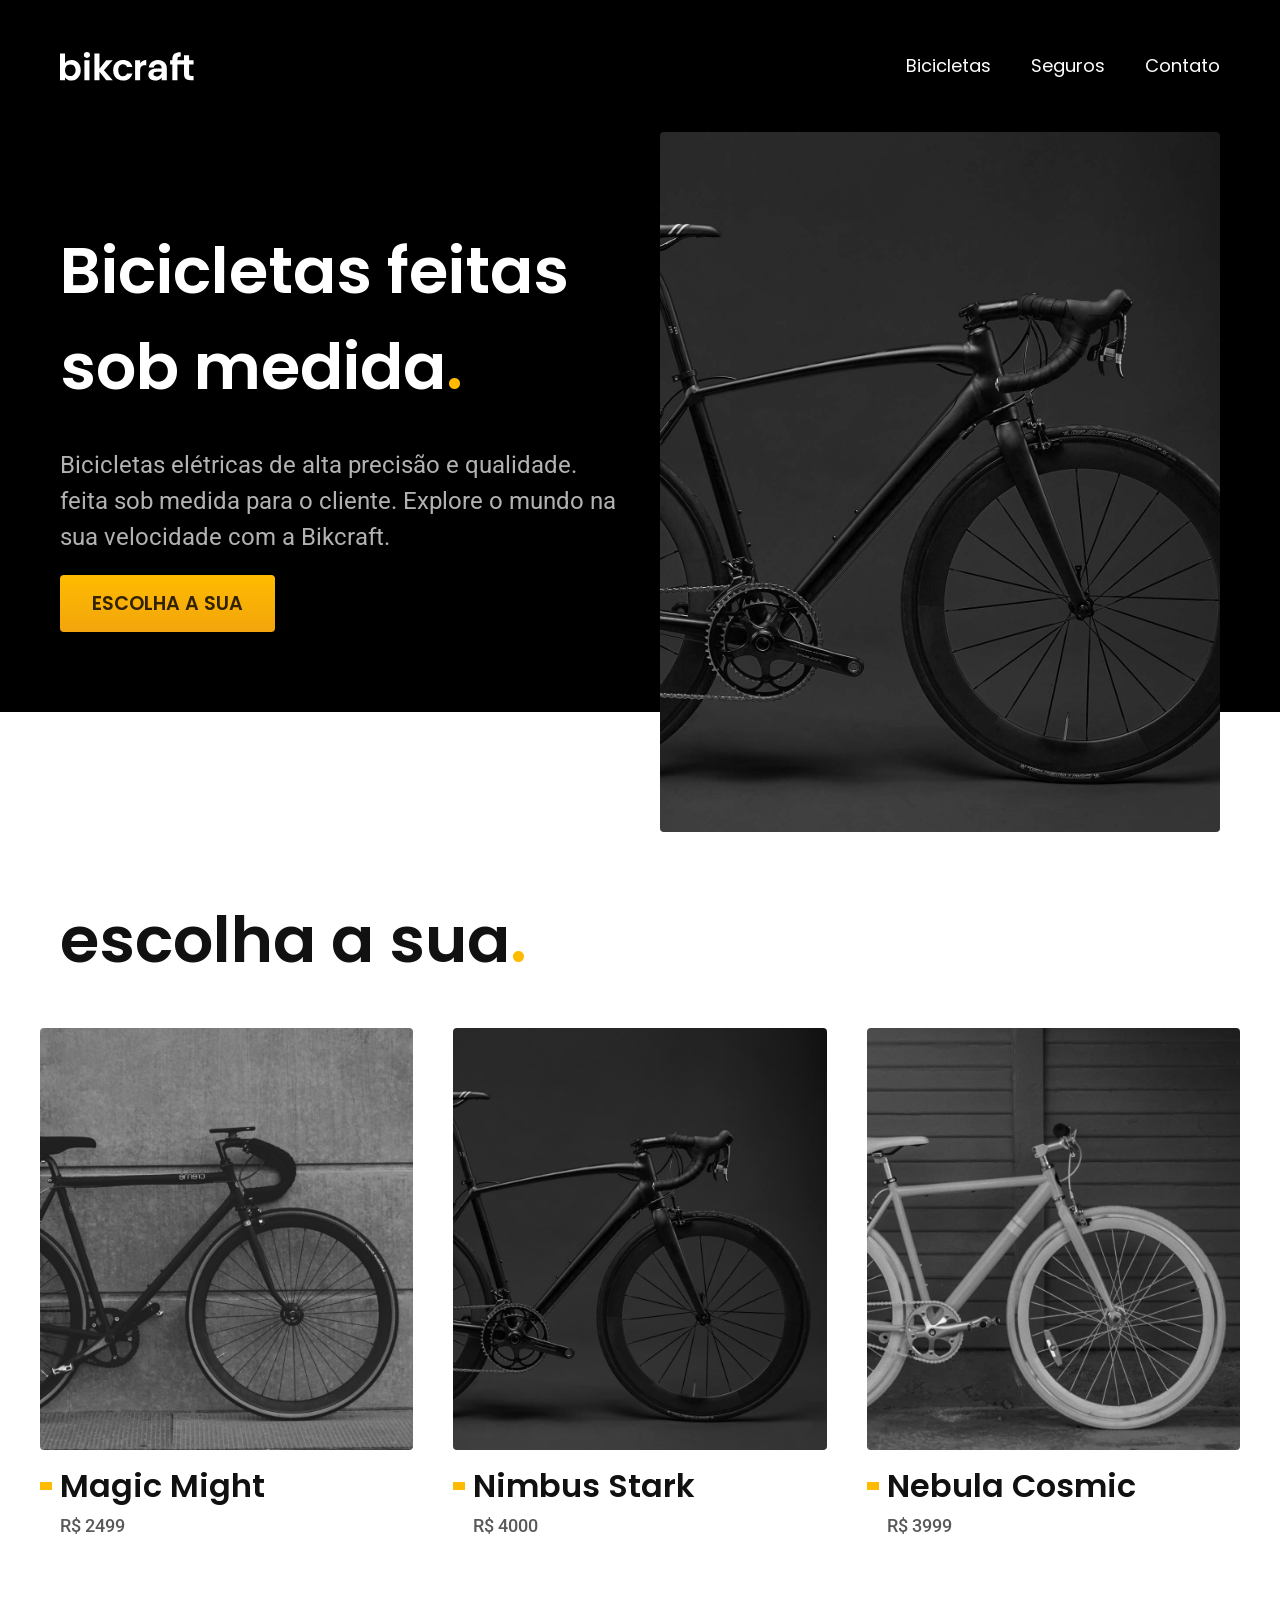
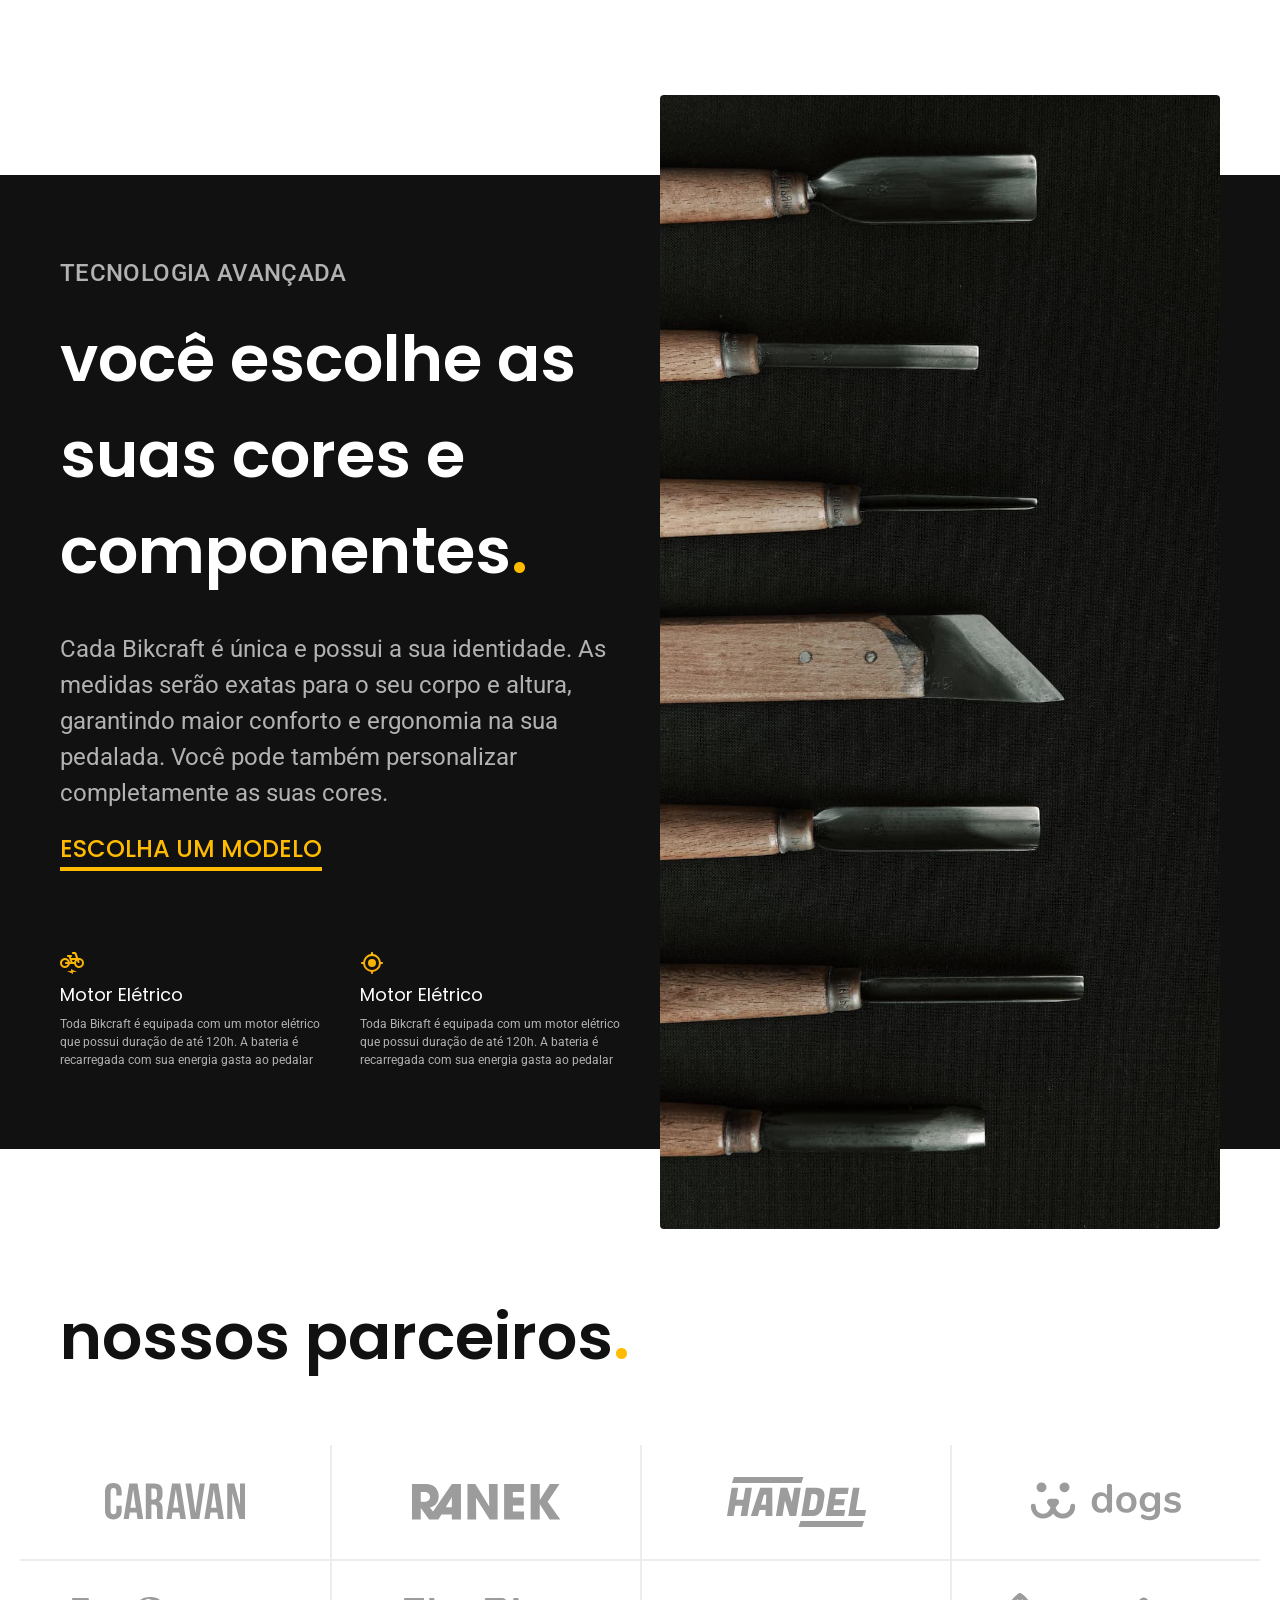
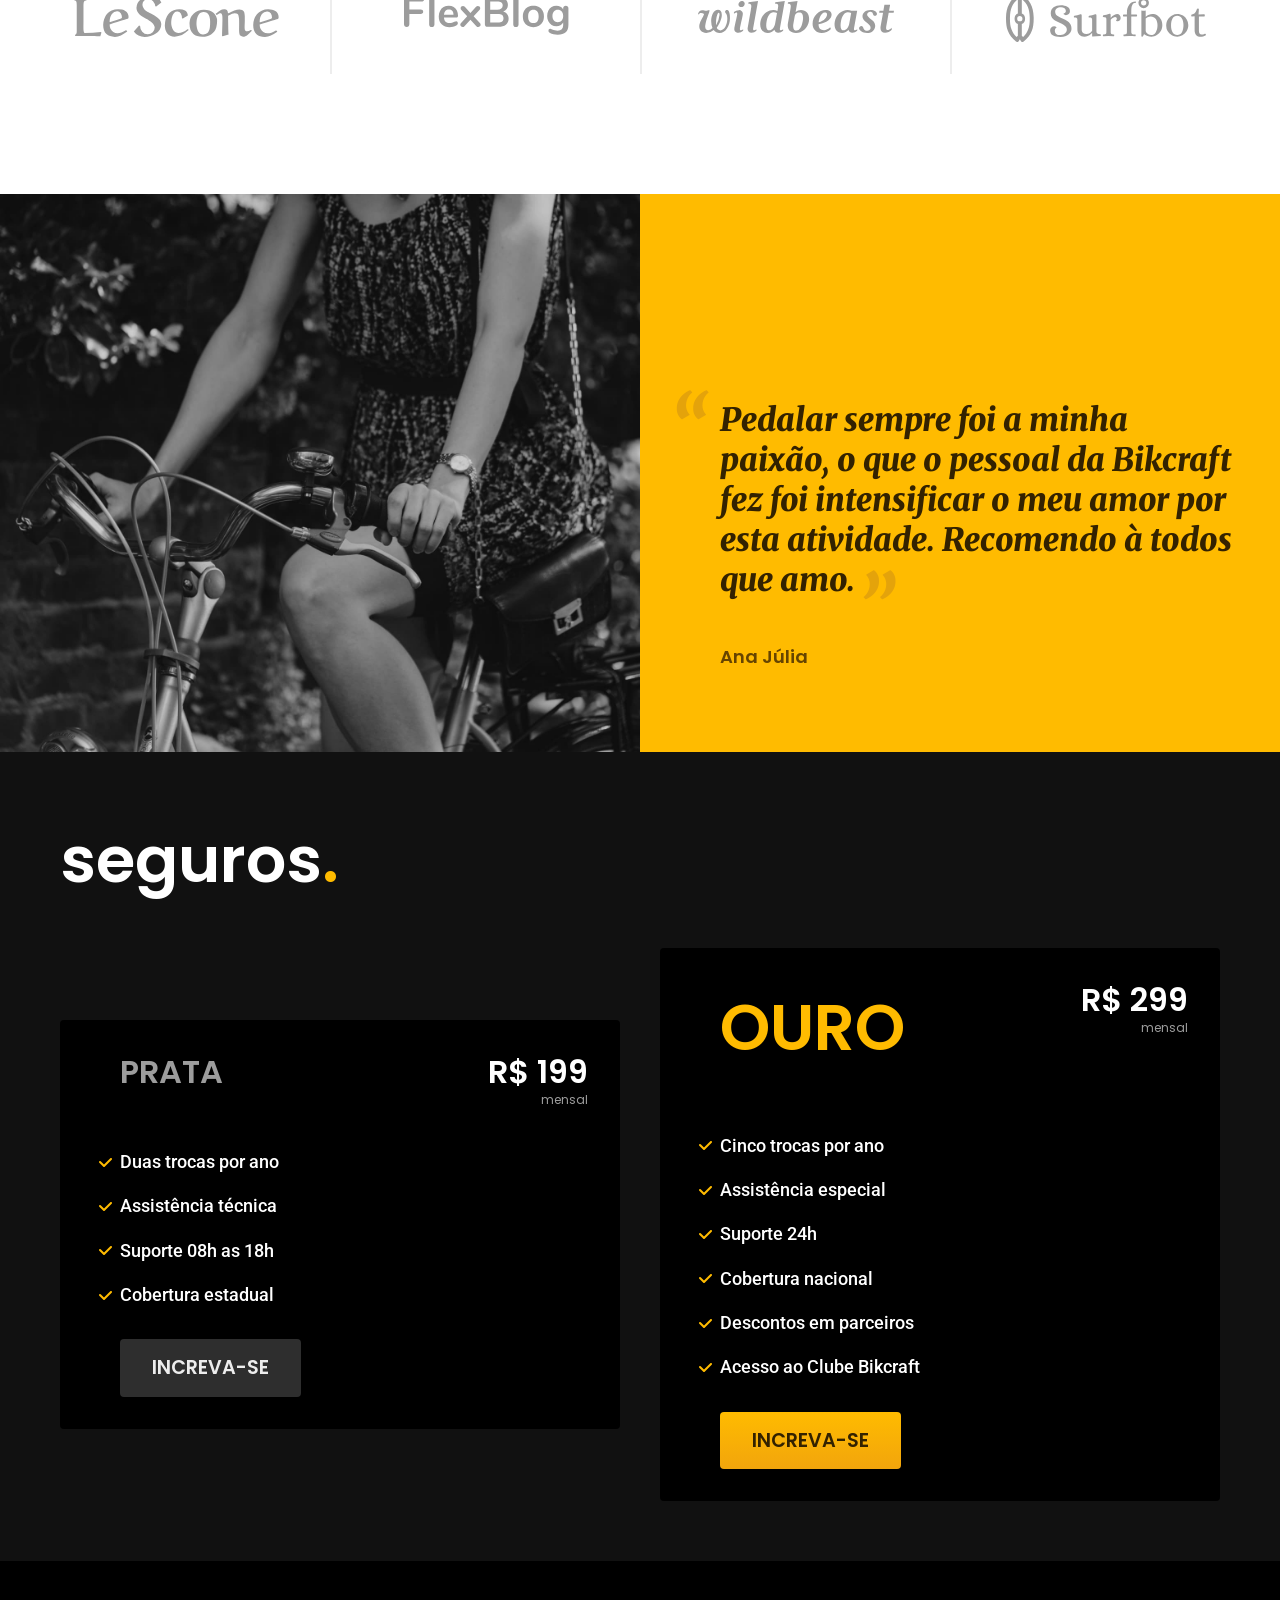
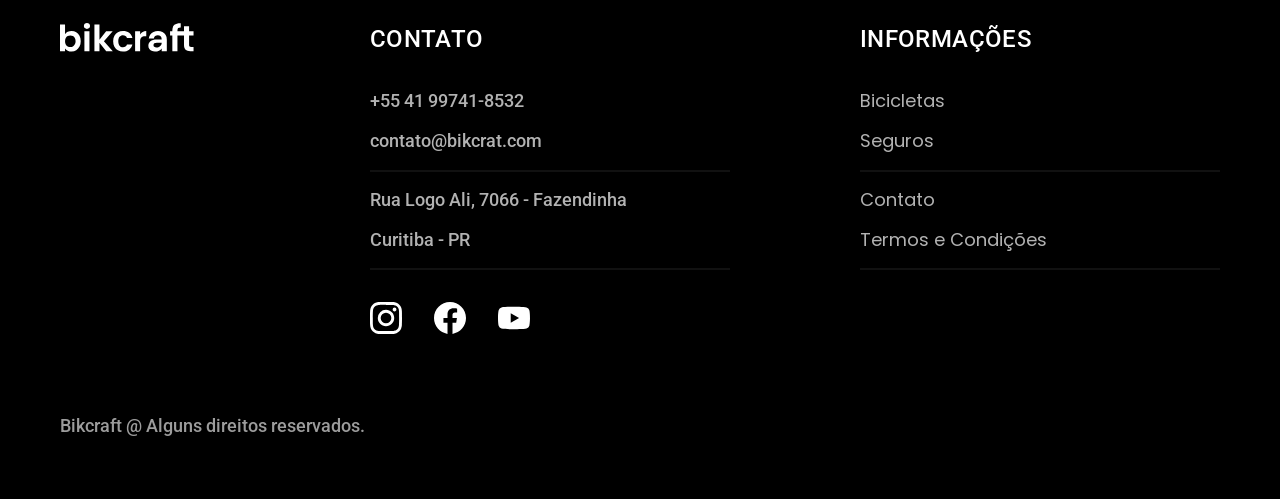
<file: index.html>
<!DOCTYPE html>
<html lang="pt-br">
<head>
    <meta charset="UTF-8">
    <meta name="viewport" content="width=device-width, initial-scale=1.0">
    <meta name="description" content="Bicicletas elétricas de alta precisão e qualidade, feitas sob medida para o cliente. Explore o mundo na sua velocidade com a Bikcraft.">
    <title>Bikcraft - Bicicletas Elétricas</title>
    <link rel="icon" href="./favicon.svg" type="image/svg+xml">
    <link rel="stylesheet" href="css/style.min.css">
    <link rel="preconnect" href="https://fonts.googleapis.com">
    <link rel="preconnect" href="https://fonts.gstatic.com" crossorigin>
    <link href="https://fonts.googleapis.com/css2?family=Merriweather:ital,opsz,wght@0,18..144,300..900;1,18..144,300..900&family=Poppins:wght@400;600&family=Roboto:wght@500&display=swap" rel="stylesheet">
<script>
            document.documentElement.classList.add('js');</script>
</head>
<body>
    <header class="header-bg" >
        <div class="header container">
        <a href="./"><img src="./img/bikcraft.svg" alt="Logo Bikcraft"></a>
        <nav aria-label="primaria" class="menu">
            <ul class="font-1-m header-menu cor-branco">
                <li><a href="./bicicletas.html">Bicicletas</a></li>
                <li><a href="./seguros.html">Seguros</a></li>
                <li><a href="./contato.html">Contato</a></li>
            </ul>
        </nav>
        </div>
    </header>
    <main class="introducao-bg">
        <div class=" container introducao">
            <div class="introducao-conteudo">
                <h1 class="font-1-xxl cor-0 fadeInDown" data-anime="200">Bicicletas feitas sob medida<span>.</span></h1>
                <p class="font-2-l cor-5 fadeInDown" data-anime="400">Bicicletas elétricas de alta precisão e qualidade. feita sob medida para o cliente. Explore o mundo na sua velocidade com a Bikcraft.</p>
                <a class="botao fadeInDown" href="./" data-anime="600"> escolha a sua</a>
            </div>
            <div data-anime="800" class="fadeInDown">
                <img src="./img/fotos/introducao.jpg" alt="Bicicleta elétrica preta">
            </div>
        </div>
    </main>
    <article class="bicicletas-lista">
        <h2  class=" container font-1-xxl">escolha a sua<span class="cor-p1">.</span></h2>
        <ul class="bicicletas-lista-opcao">
            <li>
                <a href="./bicicletas/magic.html"><img src="./img/bicicletas/magic-home.jpg" alt="Bicicleta preta">
                <h3 class="font-1-xl">Magic Might</h3>
                <span class="font-2-m cor-8">R$ 2499</span>
                </a>
            </li>
             <li>
                <a href="./bicicletas/nimbus.html"><img src="./img/bicicletas/nimbus-home.jpg" alt="Bicicleta preta">
                <h3 class="font-1-xl">Nimbus Stark</h3>
                <span class="font-2-m cor-8">R$ 4000</span>
                </a>
            </li>
             <li>
                <a href="./bicicletas/nebula.html"><img src="./img/bicicletas/nebula-home.jpg" alt="Bicicleta preta">
                <h3 class="font-1-xl">Nebula Cosmic</h3>
                <span class="font-2-m cor-8">R$ 3999</span>
                </a>
            </li>
        </ul>
    </article>

    <article class="tecnologia-bg">
        <div class="tecnologia container">
            <div class="tecnologia-conteudo">
                <span class="font-2-l-b cor-5">Tecnologia Avançada</span>
                <h2 class="font-1-xxl cor-0">você escolhe as suas cores e componentes<span class="cor-p1">.</span></h2>
                <p class="font-2-l cor-5">Cada Bikcraft é única e possui a sua identidade. As medidas serão exatas para o seu corpo e altura, garantindo maior conforto e ergonomia na sua pedalada. Você pode também personalizar completamente as suas cores.</p>
                <a class="link" href="./bicicletas.html">Escolha um modelo</a>
                <div class="tecnologia-vantagens">
                    <div>
                        <img src="./img/icones/eletrica.svg" alt="">
                        <h3 class="font-1-m cor-0">Motor Elétrico</h3>
                        <p class="font-2-s cor-5">Toda Bikcraft é equipada com um motor elétrico que possui duração de até 120h. A bateria é recarregada com sua energia gasta ao pedalar</p>
                    </div>
                    <div>
                        <img src="./img/icones/rastreador.svg" alt="">
                        <h3 class="font-1-m cor-0">Motor Elétrico</h3>
                        <p class="font-2-s cor-5">Toda Bikcraft é equipada com um motor elétrico que possui duração de até 120h. A bateria é recarregada com sua energia gasta ao pedalar</p>
                    </div>                    
                </div>
            </div>

            <div class="tecnologia-imagem">
                <img src="./img/fotos/tecnologia.jpg" alt="">
            </div>
        </div>
    </article>

    <section class="parceiros" aria-label="Nossos Parceiros">
        <h2  class=" container font-1-xxl">nossos parceiros<span class="cor-p1">.</span></h2>
        <ul>
            <li><img src="./img/parceiros/caravan.svg" alt="Caravan"></li>
            <li><img src="./img/parceiros/ranek.svg" alt="ranek"></li>
            <li><img src="./img/parceiros/handel.svg" alt="handel"></li>
            <li><img src="./img/parceiros/dogs.svg" alt="dogs"></li>
            <li><img src="./img/parceiros/lescone.svg" alt="lescone"></li>
            <li><img src="./img/parceiros/flexblog.svg" alt="flexblog"></li>
            <li><img src="./img/parceiros/wildbeast.svg" alt="wildbeast"></li>
            <li><img src="./img/parceiros/surfbot.svg" alt="surfbot"></li>
        </ul>
    </section>

    <section class="depoimento" aria-label="Depoimentos">
        <div class="depoimento-imagem">
            <img src="./img/fotos/depoimento.jpg" alt="Pessoa pedalando de bicicleta">
        </div>
        <blockquote class="depoimento-conteudo font-1-xl cor-p5">
            <p>Pedalar sempre foi a minha paixão, o que o pessoal da Bikcraft fez foi intensificar o meu amor por esta atividade. Recomendo à todos que amo.</p>
            <span class="font-1-m-b cor-p4">Ana Júlia</span>
        </blockquote>
    </section>

    <article class="seguros-bg">
        <div class="seguros container">
            <h2 class="font-1-xxl cor-0">seguros<span class="cor-p1">.</span></h2>
           
            <div class="seguros-item">
                <h3 class="font-1-xl cor-6">PRATA</h3>
                 <span class="font-1-xl cor-0">R$ 199 <span class="font-1-xs cor-6">mensal</span></span>
                <ul class="seguros-beneficios font-2-m cor-0" >
                    <li>Duas trocas por ano</li>
                    <li>Assistência técnica</li>
                    <li>Suporte 08h as 18h</li>
                    <li>Cobertura estadual</li>
                </ul>
                <a href="/orcamento.html" class="botao secundario">increva-se</a>
            </div>
       
                    
            <div class="seguros-item">
                <h3 class="font-1-xxl cor-p1">OURO</h3>
                <span class="font-1-xl cor-0">R$ 299 <span class="font-1-xs cor-6">mensal</span></span>    
                <ul class="seguros-beneficios font-2-m cor-0" >
                    <li>Cinco trocas por ano</li>
                    <li>Assistência especial</li>
                    <li>Suporte 24h</li>
                    <li>Cobertura nacional</li>
                    <li>Descontos em parceiros</li>
                    <li>Acesso ao Clube Bikcraft</li>
                </ul>
                <a href="./" class="botao">increva-se</a>
            </div>
        </div>
    </article>
    <footer class="footer-bg">
    <div class="footer container">       
            <img src="./img/bikcraft.svg" alt="Bikcraft">        
        <div class="footer-contato">
            <h3 class="font-2-l-b cor-0">Contato</h3>
            <ul class="font-2-m cor-5">
                <li><a href="tel:+5541997418532"> +55 41 99741-8532</a></li>
                <li><a href="mailto:contato@bikcrat.com"> contato@bikcrat.com</a></li>
                <li>Rua Logo Ali, 7066 - Fazendinha</a></li>
                <li>Curitiba - PR</a></li>
            </ul>
        
        <div class="footer-redes">
            <a href="./">
                <img src="./img/redes/instagram.svg" alt="Instagram">
            </a>

            <a href="./">
                <img src="./img/redes/facebook.svg" alt="Facebook">
            </a>

            <a href="./">
                <img src="./img/redes/youtube.svg" alt="Youtube">
            </a>
        </div>
    </div>

        <div class="footer-informacoes">
            <h3 class="font-2-l-b cor-0">Informações</h3>

            <nav>
                <ul class="font-1-m cor-5">
                    <li><a href="./">Bicicletas</a></li>
                    <li><a href="./">Seguros</a></li>
                    <li><a href="./">Contato</a></li>
                    <li><a href="./termos.html">Termos e Condições</a></li>
                </ul>
            </nav>
                
        </div>
        <p class="footer-copy font-2-m cor-6">Bikcraft @ Alguns direitos reservados.</p>
    </div>

    </footer>
<script src="./plugin/simple-anime.js"></script>
<script src="./js/script.js"></script>
</body>


</html>
</file>
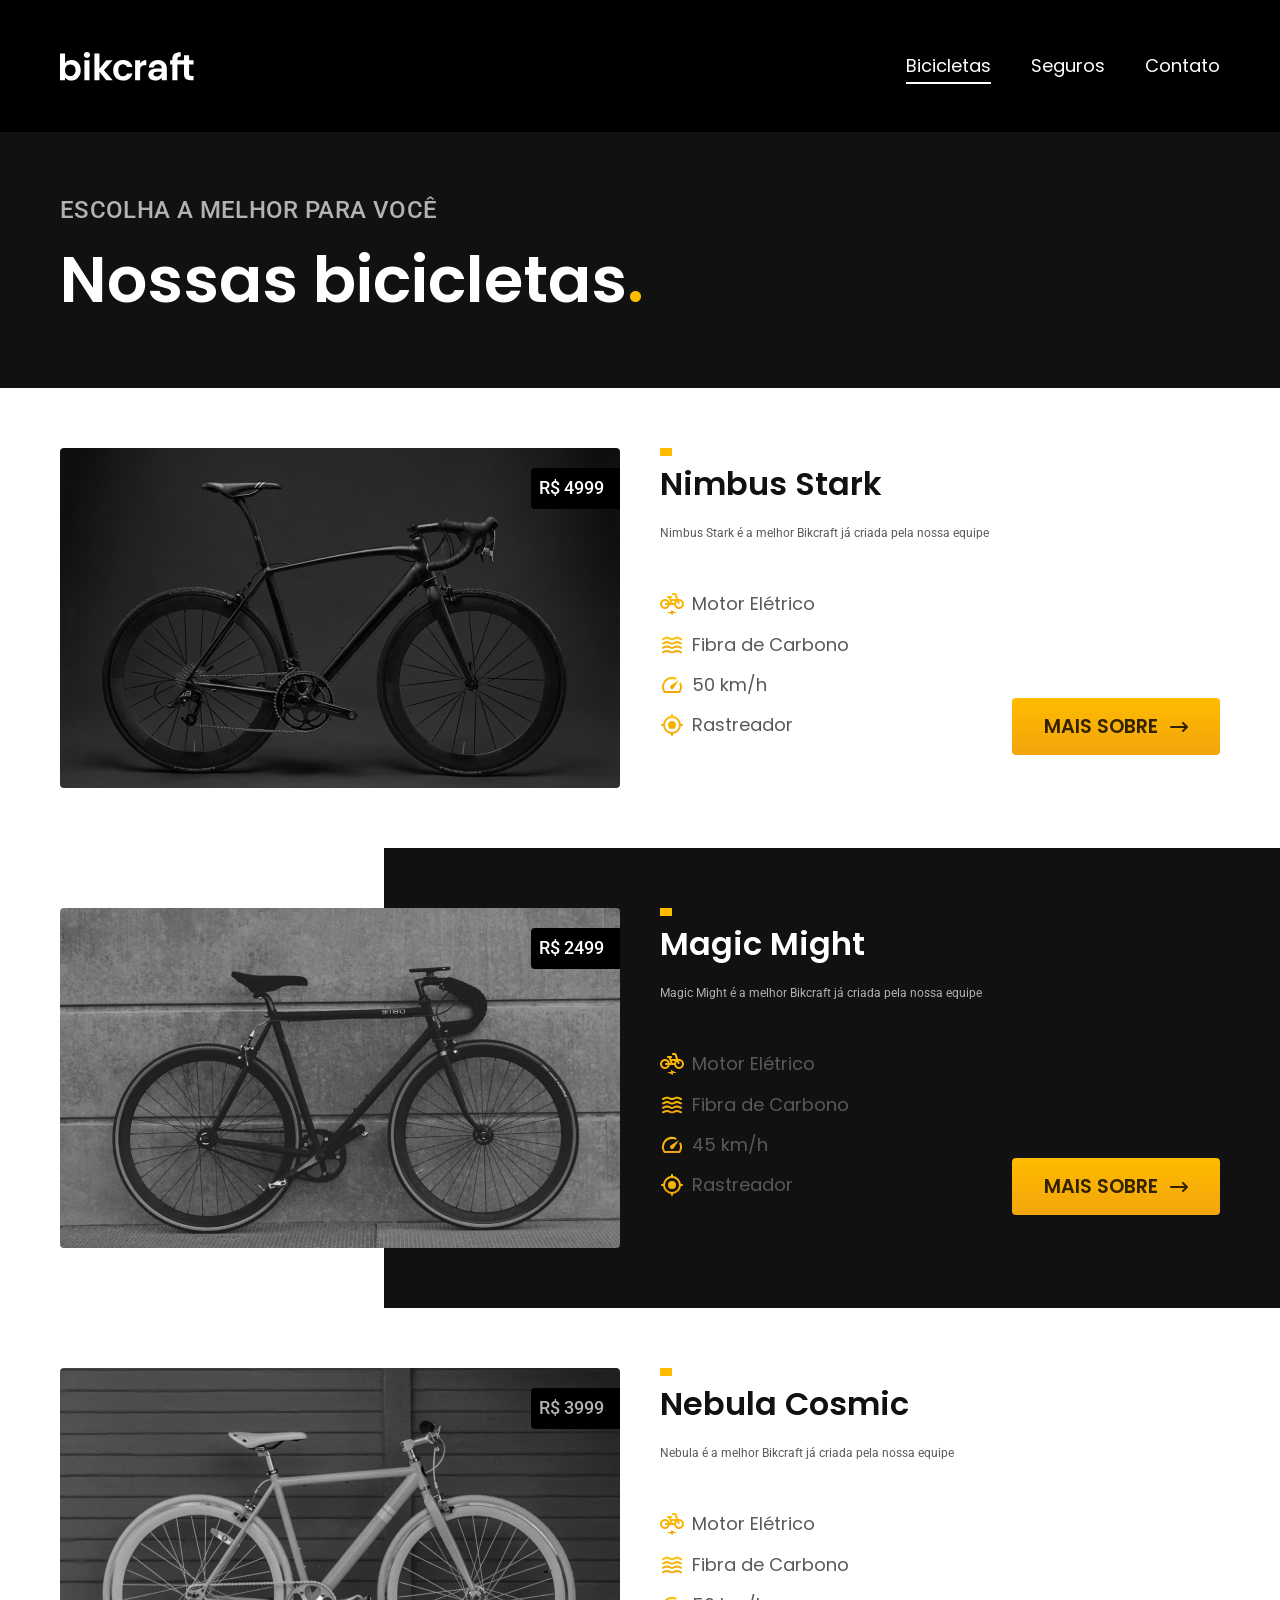
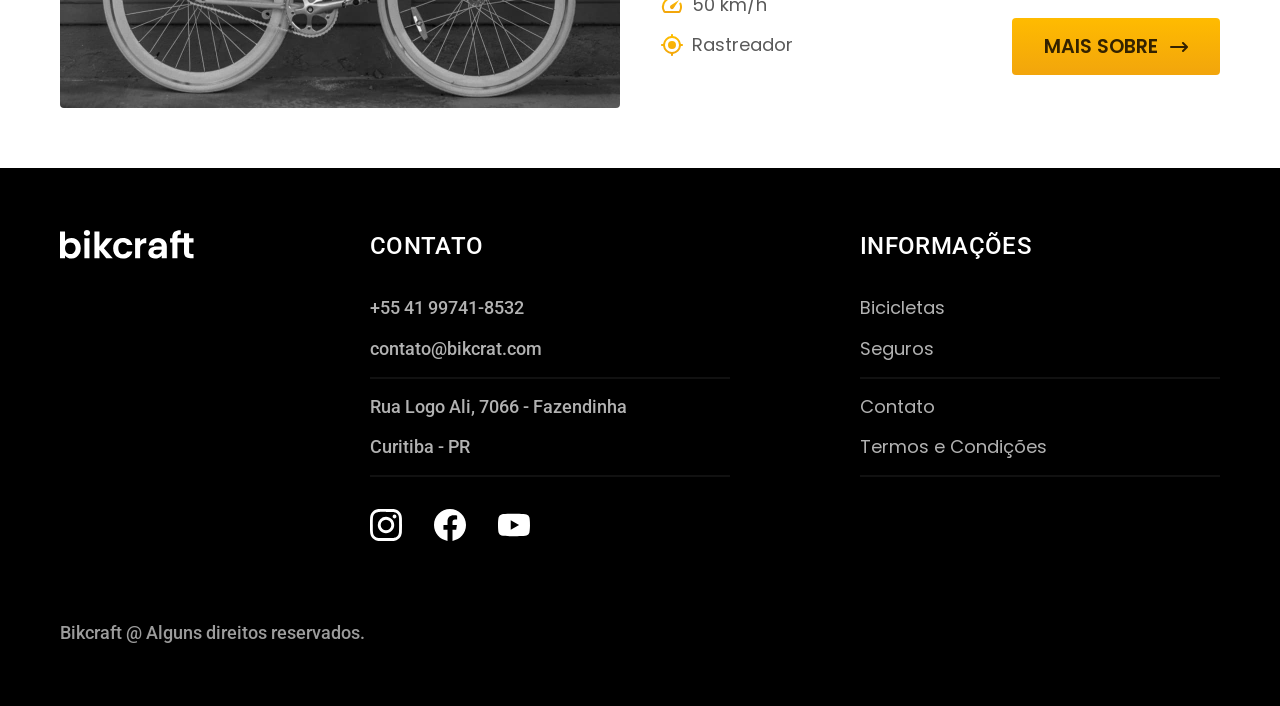
<file: bicicletas.html>
<!DOCTYPE html>
<html lang="pt-br">
<head>
    <meta charset="UTF-8">
    <meta name="viewport" content="width=device-width, initial-scale=1.0">
    <title>Bicicletas | Bikcraft</title>
    <meta name="description" content="Termos e condições.">
    <link rel="icon" href="./favicon.svg" type="image/svg+xml">
    <link rel="stylesheet" href="./css/style.min.css">
    <link href="https://fonts.googleapis.com/css2?family=Merriweather:ital,opsz,wght@0,18..144,300..900;1,18..144,300..900&family=Poppins:wght@400;600&family=Roboto:wght@500&display=swap" rel="stylesheet">

<script>
            document.documentElement.classList.add('js');</script>
</head>
<body id="bicicletas">
    <header class="header-bg" >
        <div class="header container">
        <a href="./"><img src="./img/bikcraft.svg" alt="Logo Bikcraft"></a>
        <nav aria-label="primaria" class="menu">
            <ul class="font-1-m header-menu cor-branco">
                <li><a href="./bicicletas.html">Bicicletas</a></li>
                <li><a href="./seguros.html">Seguros</a></li>
                <li><a href="./contato">Contato</a></li>
            </ul>
        </nav>
        </div>
    </header>
    <main>
        <div class="titulo-bg">
            <div class="titulo container">
                <p class="font-2-l-b cor-5">Escolha a melhor para você</p>
                <h1 class="font-1-xxl cor-0">Nossas bicicletas<span class="cor-p1">.</span></h1>
            </div>            
        </div>
       
            <div class="bicicletas container">
                <div class="bicicletas-imagem">
                    <img src="./img/bicicletas/nimbus.jpg" alt="Bicicleta preta">
                    <span class="font-2-m cor-0">R$ 4999</span>
                </div>
                <div class="bicicletas-conteudo"> 
                    <h2 class="font-1-xl">Nimbus Stark</h2>
                    <p class="font-2-s cor-8">Nimbus Stark é a melhor Bikcraft já criada pela nossa equipe</p>

                    <ul class="font-1-m cor-8">
                        <li><img src="./img/icones/eletrica.svg" alt="">Motor Elétrico</li>
                        <li><img src="./img/icones/carbono.svg" alt="">Fibra de Carbono</li>
                        <li><img src="./img/icones/velocidade.svg" alt="">50 km/h</li>
                        <li><img src="./img/icones/rastreador.svg" alt="">Rastreador</li>
                    </ul>
                    <a class="botao seta" href="./bicicletas/nimbus.html">Mais Sobre</a>
                </div>
            </div>

        <div class="bicicletas-bg">
            <div class="bicicletas container">
                <div class="bicicletas-imagem">
                    <img src="./img/bicicletas/magic.jpg" alt="Bicicleta preta">
                    <span class="font-2-m cor-0">R$ 2499</span>
                </div>
                <div class="bicicletas-conteudo"> 
                    <h2 class="font-1-xl cor-0">Magic Might</h2>
                    <p class="font-2-s cor-5">Magic Might é a melhor Bikcraft já criada pela nossa equipe</p>

                    <ul class="font-1-m cor-8">
                        <li><img src="./img/icones/eletrica.svg" alt="">Motor Elétrico</li>
                        <li><img src="./img/icones/carbono.svg" alt="">Fibra de Carbono</li>
                        <li><img src="./img/icones/velocidade.svg" alt="">45 km/h</li>
                        <li><img src="./img/icones/rastreador.svg" alt="">Rastreador</li>
                    </ul>
                    <a class="botao seta" href="./bicicletas/magic.html">Mais Sobre</a>
                </div>
            </div>
        </div>

            <div class="bicicletas container">
                <div class="bicicletas-imagem">
                    <img src="./img/bicicletas/nebula.jpg" alt="Bicicleta preta">
                    <span class="font-2-m cor-5">R$ 3999</span>
                </div>
                <div class="bicicletas-conteudo"> 
                    <h2 class="font-1-xl">Nebula Cosmic</h2>
                    <p class="font-2-s cor-8">Nebula é a melhor Bikcraft já criada pela nossa equipe</p>

                    <ul class="font-1-m cor-8">
                        <li><img src="./img/icones/eletrica.svg" alt="">Motor Elétrico</li>
                        <li><img src="./img/icones/carbono.svg" alt="">Fibra de Carbono</li>
                        <li><img src="./img/icones/velocidade.svg" alt="">50 km/h</li>
                        <li><img src="./img/icones/rastreador.svg" alt="">Rastreador</li>
                    </ul>
                    <a class="botao seta" href="./bicicletas/nebula.html">Mais Sobre</a>
                </div>
            </div>

    </main>
    <footer class="footer-bg">
    <div class="footer container">       
            <img src="./img/bikcraft.svg" alt="Bikcraft">        
        <div class="footer-contato">
            <h3 class="font-2-l-b cor-0">Contato</h3>
            <ul class="font-2-m cor-5">
                <li><a href="tel:+5541997418532"> +55 41 99741-8532</a></li>
                <li><a href="mailto:contato@bikcrat.com"> contato@bikcrat.com</a></li>
                <li>Rua Logo Ali, 7066 - Fazendinha</a></li>
                <li>Curitiba - PR</a></li>
            </ul>
        
        <div class="footer-redes">
            <a href="./">
                <img src="./img/redes/instagram.svg" alt="Instagram">
            </a>

            <a href="./">
                <img src="./img/redes/facebook.svg" alt="Facebook">
            </a>

            <a href="./">
                <img src="./img/redes/youtube.svg" alt="Youtube">
            </a>
        </div>
    </div>

        <div class="footer-informacoes">
            <h3 class="font-2-l-b cor-0">Informações</h3>

            <nav>
                <ul class="font-1-m cor-5">
                    <li><a href="./">Bicicletas</a></li>
                    <li><a href="./">Seguros</a></li>
                    <li><a href="./">Contato</a></li>
                    <li><a href="./termos.html">Termos e Condições</a></li>
                </ul>
            </nav>
                
        </div>
        <p class="footer-copy font-2-m cor-6">Bikcraft @ Alguns direitos reservados.</p>
    </div>

    </footer>
<script src="./js/script.js"></script>
</body>
</html>
</file>
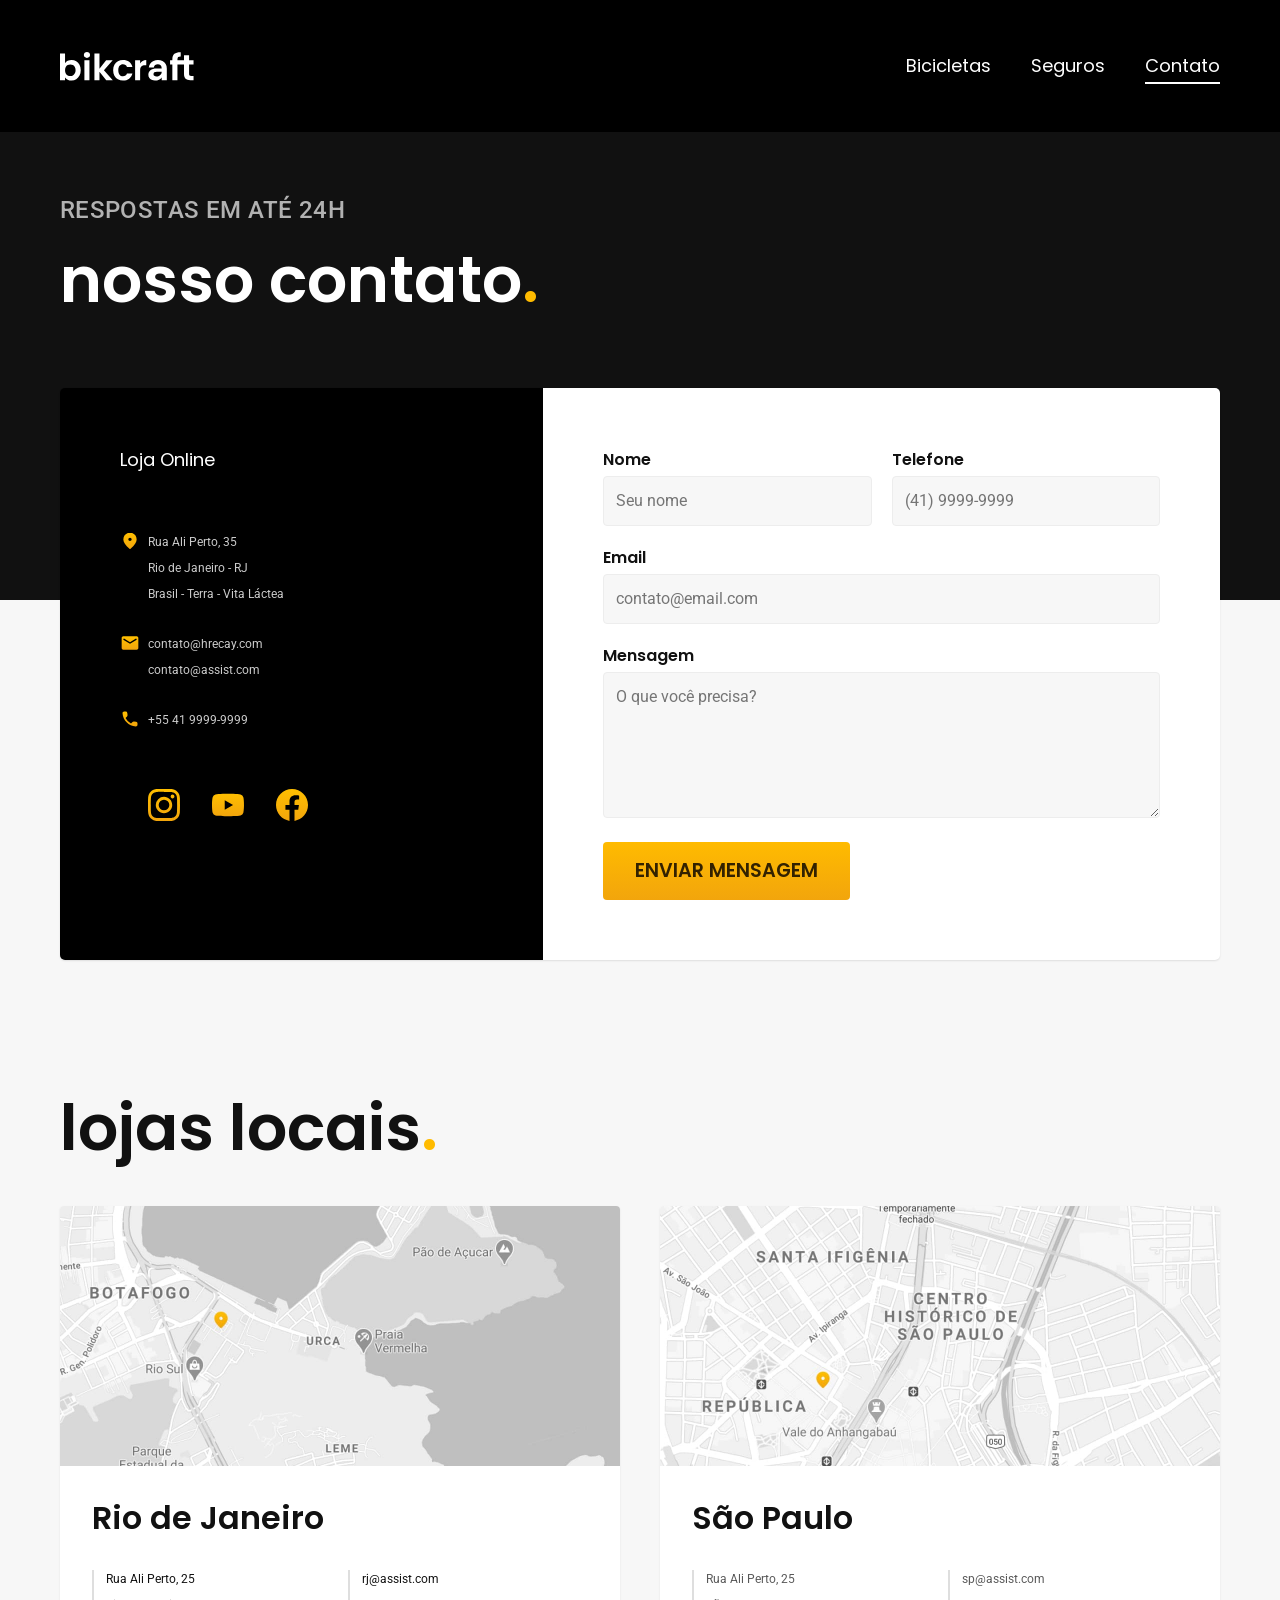
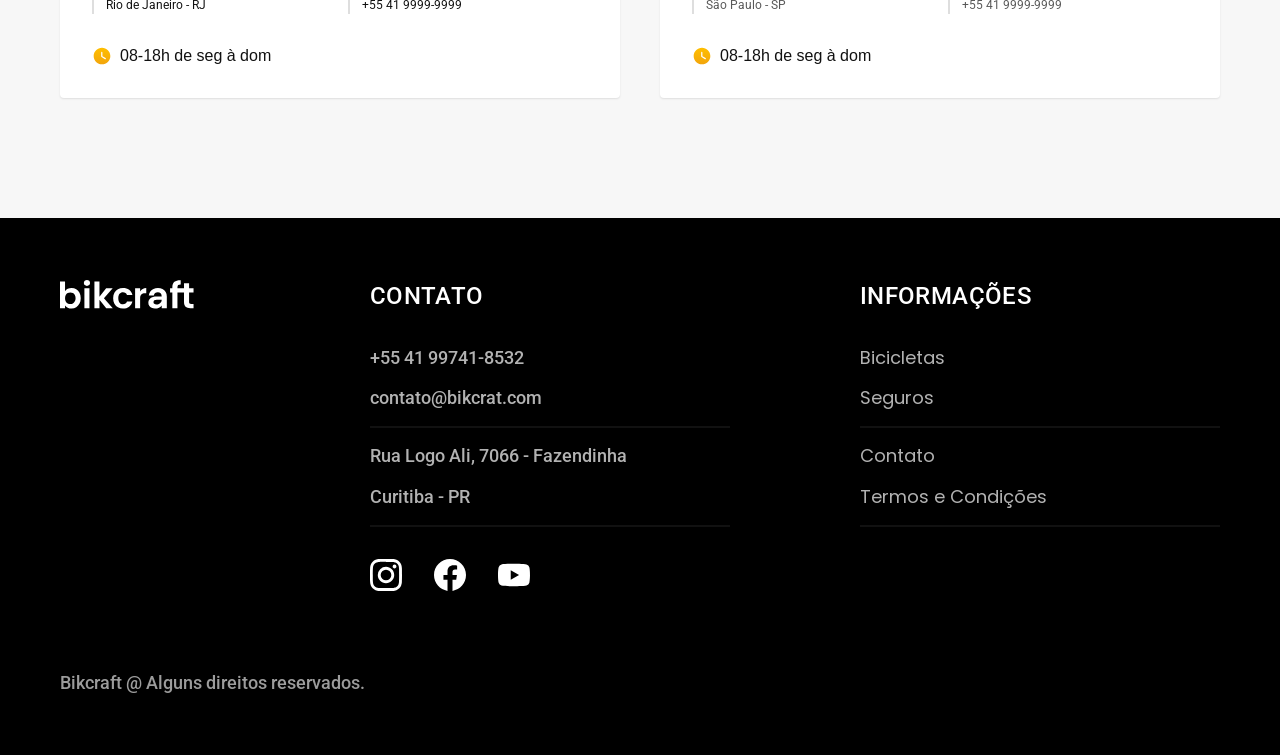
<file: contato.html>
<!DOCTYPE html>
<html lang="pt-br">
<head>
    <meta charset="UTF-8">
    <meta name="viewport" content="width=device-width, initial-scale=1.0">
    <title>Contato | Bikcraft</title>
    <meta name="description" content="Termos e condições.">
    <link rel="icon" href="./favicon.svg" type="image/svg+xml">
    <link rel="stylesheet" href="./css/style.min.css">
    <link href="https://fonts.googleapis.com/css2?family=Merriweather:ital,opsz,wght@0,18..144,300..900;1,18..144,300..900&family=Poppins:wght@400;600&family=Roboto:wght@500&display=swap" rel="stylesheet">
<script>
            document.documentElement.classList.add('js');</script>
</head>
<body id="contato">
    <header class="header-bg" >
        <div class="header container">
        <a href="./"><img src="./img/bikcraft.svg" alt="Logo Bikcraft"></a>
        <nav aria-label="primaria" class="menu">
            <ul class="font-1-m header-menu cor-branco">
                <li><a href="./bicicletas.html">Bicicletas</a></li>
                <li><a href="./seguros.html">Seguros</a></li>
                <li><a href="./contato.html">Contato</a></li>
            </ul>
        </nav>
        </div>
    </header>
    <main>
        <div class="titulo-bg">
            <div class="titulo container">
                <p class="font-2-l-b cor-5">Respostas em até 24h</p>
                <h1 class="font-1-xxl cor-0">nosso contato<span class="cor-p1">.</span></h1>
            </div>            
        </div>
        <div class="contato container">
            <section area-label="Endereço" class="contato-dados">
                <h2 class="font-1-m cor-0">Loja Online</h2>
                <div class="contato-endereco font-2-s cor-4">
                    <p>Rua Ali Perto, 35 </p></p>Rio de Janeiro - RJ </p><p>Brasil - Terra - Vita Láctea</p>
                </div>
                <address class="contato-meios font-2-s cor-4">
                    <a href="mailto:contato@hrecay.com">contato@hrecay.com</a>
                    <a href="mailto:contato@assist.com">contato@assist.com</a>
                    <a href="tel:+5541997418532"> +55 41 9999-9999</a>
                </address>
                <div class="contato-redes">
                    <a href="./"><img src="./img/redes/instagram-p.svg" alt="Instagram"></a>
                    <a href="./"><img src="./img/redes/youtube-p.svg" alt="Youtube"></a>
                    <a href="./"><img src="./img/redes/facebook-p.svg" alt="Facebook"></a>
                </div>
            </section>
            <section area-label="Formulário" class="contato-formulario">
                <form class="form" action="./contato.html">
                    <div>
                        <label for="nome">Nome</label>
                        <input type="text" id="nome" name="nome" placeholder="Seu nome">
                    </div>
                    <div>
                        <label for="telefone">Telefone</label>
                        <input type="text" id="telefone" name="telefone" placeholder="(41) 9999-9999">
                    </div>
                    <div class="col-2">
                        <label for="email" >Email</label>
                        <input type="mail" id="email" name="email" placeholder="contato@email.com">
                    </div>
                    <div class="col-2">
                        <label for="mensagem">Mensagem</label>
                        <textarea  rows="5" id="mensagem" name="mensagem" placeholder="O que você precisa?"></textarea>
                    </div>
                    <button class="botao">Enviar Mensagem</button>
                </form>
            </section>
        </div>
            
    </main>

    <article class="lojas container">
        <h2 class="font-1-xxl">lojas locais<span class="cor-p1">.</span></h2>
        <div class="lojas-item">            
            <img src="./img/lojas/rj.jpg" alt="mapa marcando o endereço em Rua Ali Perto, 25 - Rio de Janeiro - RJ">
            <div class="lojas-conteudo">
                <h3 class="font-1-xl">Rio de Janeiro</h3>
                <div class="lojas-dados font-2-s cor8">                    
                    <p>Rua Ali Perto, 25 </p>
                    <p>Rio de Janeiro - RJ</p>
                </div>          
                <div class="lojas-dados font-2-s cor8">
                    <a href="mailto:rj@assist.com">rj@assist.com</a>
                    <a href="tel:+5541997418532"> +55 41 9999-9999</a>
                </div>
                    <p class="lojas-tempo font-1-s"><img src="./img/icones/horario.svg" alt=""> 08-18h de seg à dom</p>
            </div>
        </div>

        <div class="lojas-item">
            <img src="./img/lojas/sp.jpg" alt="mapa marcando o endereço em Rua Ali Perto, 25 - São Paulo - SP">
            <div class="lojas-conteudo">
                <h3 class="font-1-xl">São Paulo</h3>
                <div class="lojas-dados font-2-s cor-8">
                    <p>Rua Ali Perto, 25 </p>
                    <p>São Paulo - SP</p>
                </div>
                <div class="lojas-dados font-2-s cor-8">
                    <a href="mailto:rj@assist.com">sp@assist.com</a>
                    <a href="tel:+5541997418532"> +55 41 9999-9999</a>
                </div>
                <p class="lojas-tempo font-1-s"><img src="./img/icones/horario.svg" alt=""> 08-18h de seg à dom</p>
            </div>
        </div>
    </article>

    <footer class="footer-bg">
    <div class="footer container">       
            <img src="./img/bikcraft.svg" alt="Bikcraft">        
        <div class="footer-contato">
            <h3 class="font-2-l-b cor-0">Contato</h3>
            <ul class="font-2-m cor-5">
                <li><a href="tel:+5541997418532"> +55 41 99741-8532</a></li>
                <li><a href="mailto:contato@bikcrat.com"> contato@bikcrat.com</a></li>
                <li>Rua Logo Ali, 7066 - Fazendinha</a></li>
                <li>Curitiba - PR</a></li>
            </ul>
        
        <div class="footer-redes">
            <a href="./">
                <img src="./img/redes/instagram.svg" alt="Instagram">
            </a>

            <a href="./">
                <img src="./img/redes/facebook.svg" alt="Facebook">
            </a>

            <a href="./">
                <img src="./img/redes/youtube.svg" alt="Youtube">
            </a>
        </div>
    </div>

        <div class="footer-informacoes">
            <h3 class="font-2-l-b cor-0">Informações</h3>

            <nav>
                <ul class="font-1-m cor-5">
                    <li><a href="./bicicletas.html">Bicicletas</a></li>
                    <li><a href="./seguros.html">Seguros</a></li>
                    <li><a href="./contato.html">Contato</a></li>
                    <li><a href="./termos.html">Termos e Condições</a></li>
                </ul>
            </nav>
                
        </div>
        <p class="footer-copy font-2-m cor-6">Bikcraft @ Alguns direitos reservados.</p>
    </div>

    </footer>
<script src="./js/script.js"></script>
</body>
</html>
</file>
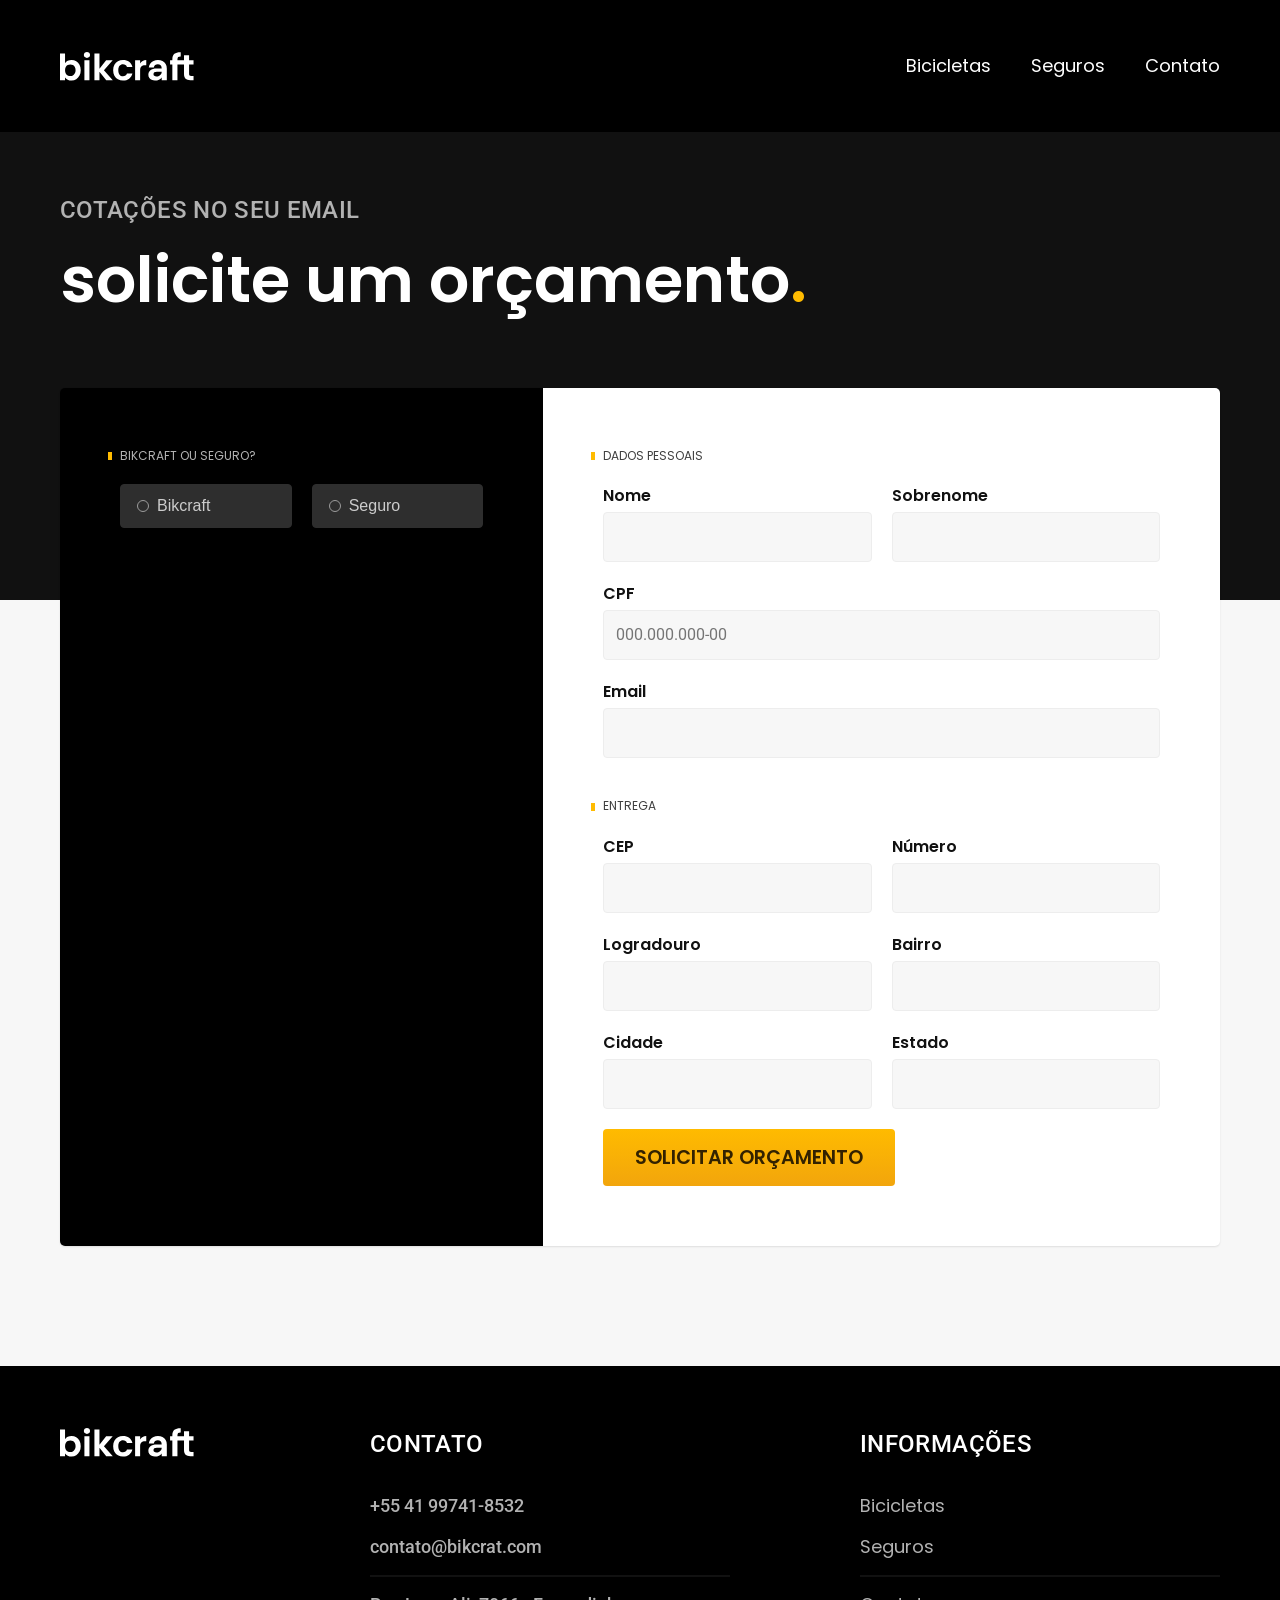
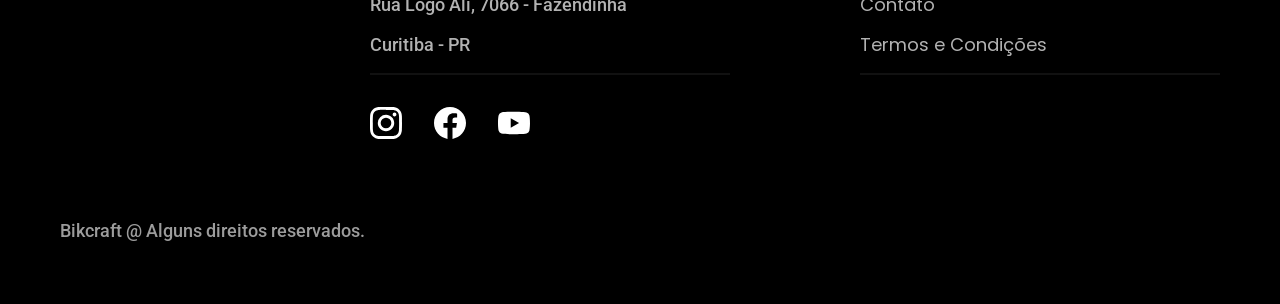
<file: orcamento.html>
<!DOCTYPE html>
<html lang="pt-br">
<head>
    <meta charset="UTF-8">
    <meta name="viewport" content="width=device-width, initial-scale=1.0">
    <title>Orçamento | Bikcraft</title>
    <meta name="description" content="Termos e condições.">
    <link rel="icon" href="../favicon.svg" type="image/svg+xml">
    <link rel="stylesheet" href="./css/style.min.css">
    <link href="https://fonts.googleapis.com/css2?family=Merriweather:ital,opsz,wght@0,18..144,300..900;1,18..144,300..900&family=Poppins:wght@400;600&family=Roboto:wght@500&display=swap" rel="stylesheet">
<script>
            document.documentElement.classList.add('js');</script>
</head>
<body id="orcamento">
    <header class="header-bg" >
        <div class="header container">
        <a href="./"><img src="./img/bikcraft.svg" alt="Logo Bikcraft"></a>
        <nav aria-label="primaria" class="menu">
            <ul class="font-1-m header-menu cor-branco">
                <li><a href="./bicicletas.html">Bicicletas</a></li>
                <li><a href="./seguros.html">Seguros</a></li>
                <li><a href="./contato.html">Contato</a></li>
            </ul>
        </nav>
        </div>
    </header>
    <main>
        <div class="titulo-bg">
            <div class="titulo container">
                <p class="font-2-l-b cor-5">Cotações no seu email</p>
                <h1 class="font-1-xxl cor-0">solicite um orçamento<span class="cor-p1">.</span></h1>
            </div>            
        </div>
       
        <form  class="orcamento container" action="./">
            <div class="orcamento-produto">
                <h2 class="font-1-xs cor-5">Bikcraft  ou Seguro?</h2>
                <input type="radio" name="tipo" value="bikcraft" id="bikcraft">
                <label for="bikcraft">Bikcraft</label>

                <input type="radio" name="tipo" value="seguro" id="seguro">
                <label for="seguro">Seguro</label>

                <div class="orcamento-conteudo" id="orcamento-bikcraft">
                    <h2 class="font-1-xs cor-5">Escolha a sua </h2>

                    <input type="radio" name="produto" value="nimbus" id="nimbus">
                    <label for="nimbus">Nimbus Stark <span>R$ 4999</span></label>
                    <div class="orcamento-detalhes">
                        <ul class="font-1-xs cor-8">
                            <li><img src="./img/icones/eletrica.svg" alt="">Motor Eletrico</li>
                            <li><img src="./img/icones/carbono.svg" alt="">Fibra de Carbono</li>
                            <li><img src="./img/icones/velocidade.svg" alt="">50 km/h</li>
                            <li><img src="./img/icones/rastreador.svg" alt="">Rastreador</li>
                        </ul>
                        <img src="./img/bicicletas/nimbus.jpg" alt="bicicleta preta">
                    </div>

                    <input type="radio" name="produto" value="magic" id="magic">
                    <label for="magic">Magic Might <span>R$ 2499</span></label>
                    <div class="orcamento-detalhes">
                        <ul class="font-1-xs cor-8">
                            <li><img src="./img/icones/eletrica.svg" alt="">Motor Eletrico</li>
                            <li><img src="./img/icones/carbono.svg" alt="">Fibra de Carbono</li>
                            <li><img src="./img/icones/velocidade.svg" alt="">45 km/h</li>
                            <li><img src="./img/icones/rastreador.svg" alt="">Rastreador</li>
                        </ul>
                        <img src="./img/bicicletas/magic.jpg" alt="bicicleta preta">
                    </div>

                    <input type="radio" name="produto" value="nebula" id="nebula">
                    <label for="nebula">Nebula Cosmic <span>R$ 3999</span></label>
                    <div class="orcamento-detalhes">
                        <ul class="font-1-xs cor-8">
                            <li><img src="./img/icones/eletrica.svg" alt="">Motor Eletrico</li>
                            <li><img src="./img/icones/carbono.svg" alt="">Fibra de Carbono</li>
                            <li><img src="./img/icones/velocidade.svg" alt="">40 km/h</li>
                            <li><img src="./img/icones/rastreador.svg" alt="">Rastreador</li>
                        </ul>
                        <img src="./img/bicicletas/nebula.jpg" alt="bicicleta branca">
                    </div>
                    
                </div>

                <div class="orcamento-conteudo" id="orcamento-seguro">
                    <h2 class="font-1-xs cor-5">Escolha o plano</h2>

                    <input type="radio" name="produto" value="prata" id="prata">
                    <label for="prata">Prata<span>R$ 199</span></label>

                    <input type="radio" name="produto" value="ouro" id="ouro">
                    <label for="ouro">Ouro<span>R$ 299</span></label>
                
                </div>
            </div>
                <div class="orcamento-dados form">
                    <h2 class="font-1-xs cor-9 col-2">dados pessoais</h2>
                    <div>
                        <label for="nome">Nome</label>
                        <input type="text" id="nome" name="nome">
                    </div>
                    <div>
                        <label for="sobrenome">Sobrenome</label>
                        <input type="text" id="sobrenome" name="sobrenom">
                    </div>
                     <div class="col-2">
                        <label for="cpf">CPF</label>
                        <input type="text" id="cpf" name="cpf" placeholder="000.000.000-00">
                    </div>
                     <div class="col-2">
                        <label for="email">Email</label>
                        <input type="mail" id="email" name="email">
                    </div>
                    <h2 class="font-1-xs cor-9 col-2">entrega</h2>
                    <div>
                        <label for="cep">CEP</label>
                        <input type="text" id="cep" name="cep">
                    </div>
                    <div>
                        <label for="numero">Número</label>
                        <input type="text" id="numero" name="numero">
                    </div>
                    <div>
                        <label for="logradouro">Logradouro</label>
                        <input type="text" id="logradouro" name="logradouro">
                    </div>
                    <div>
                        <label for="bairro">Bairro</label>
                        <input type="text" id="bairro" name="bairro">
                    </div>
                    <div>
                        <label for="cidade">Cidade</label>
                        <input type="text" id="cidade" name="cidade">
                    </div>
                     <div>
                        <label for="estado">Estado</label>
                        <input type="text" id="estado" name="estado">
                    </div>
                    <button class="botao col-2">Solicitar Orçamento</button>
                </div>  
        </form>

    </main>
    <footer class="footer-bg">
    <div class="footer container">       
            <img src="./img/bikcraft.svg" alt="Bikcraft">        
        <div class="footer-contato">
            <h3 class="font-2-l-b cor-0">Contato</h3>
            <ul class="font-2-m cor-5">
                <li><a href="tel:+5541997418532"> +55 41 99741-8532</a></li>
                <li><a href="mailto:contato@bikcrat.com"> contato@bikcrat.com</a></li>
                <li>Rua Logo Ali, 7066 - Fazendinha</a></li>
                <li>Curitiba - PR</a></li>
            </ul>
        
        <div class="footer-redes">
            <a href="./">
                <img src="./img/redes/instagram.svg" alt="Instagram">
            </a>

            <a href="./">
                <img src="./img/redes/facebook.svg" alt="Facebook">
            </a>

            <a href="./">
                <img src="./img/redes/youtube.svg" alt="Youtube">
            </a>
        </div>
    </div>

        <div class="footer-informacoes">
            <h3 class="font-2-l-b cor-0">Informações</h3>

            <nav>
                <ul class="font-1-m cor-5">
                    <li><a href="./">Bicicletas</a></li>
                    <li><a href="./">Seguros</a></li>
                    <li><a href="./">Contato</a></li>
                    <li><a href="./termos.html">Termos e Condições</a></li>
                </ul>
            </nav>
                
        </div>
        <p class="footer-copy font-2-m cor-6">Bikcraft @ Alguns direitos reservados.</p>
    </div>

    </footer>
<script src="./js/script.js"></script>
</body>
</html>
</file>
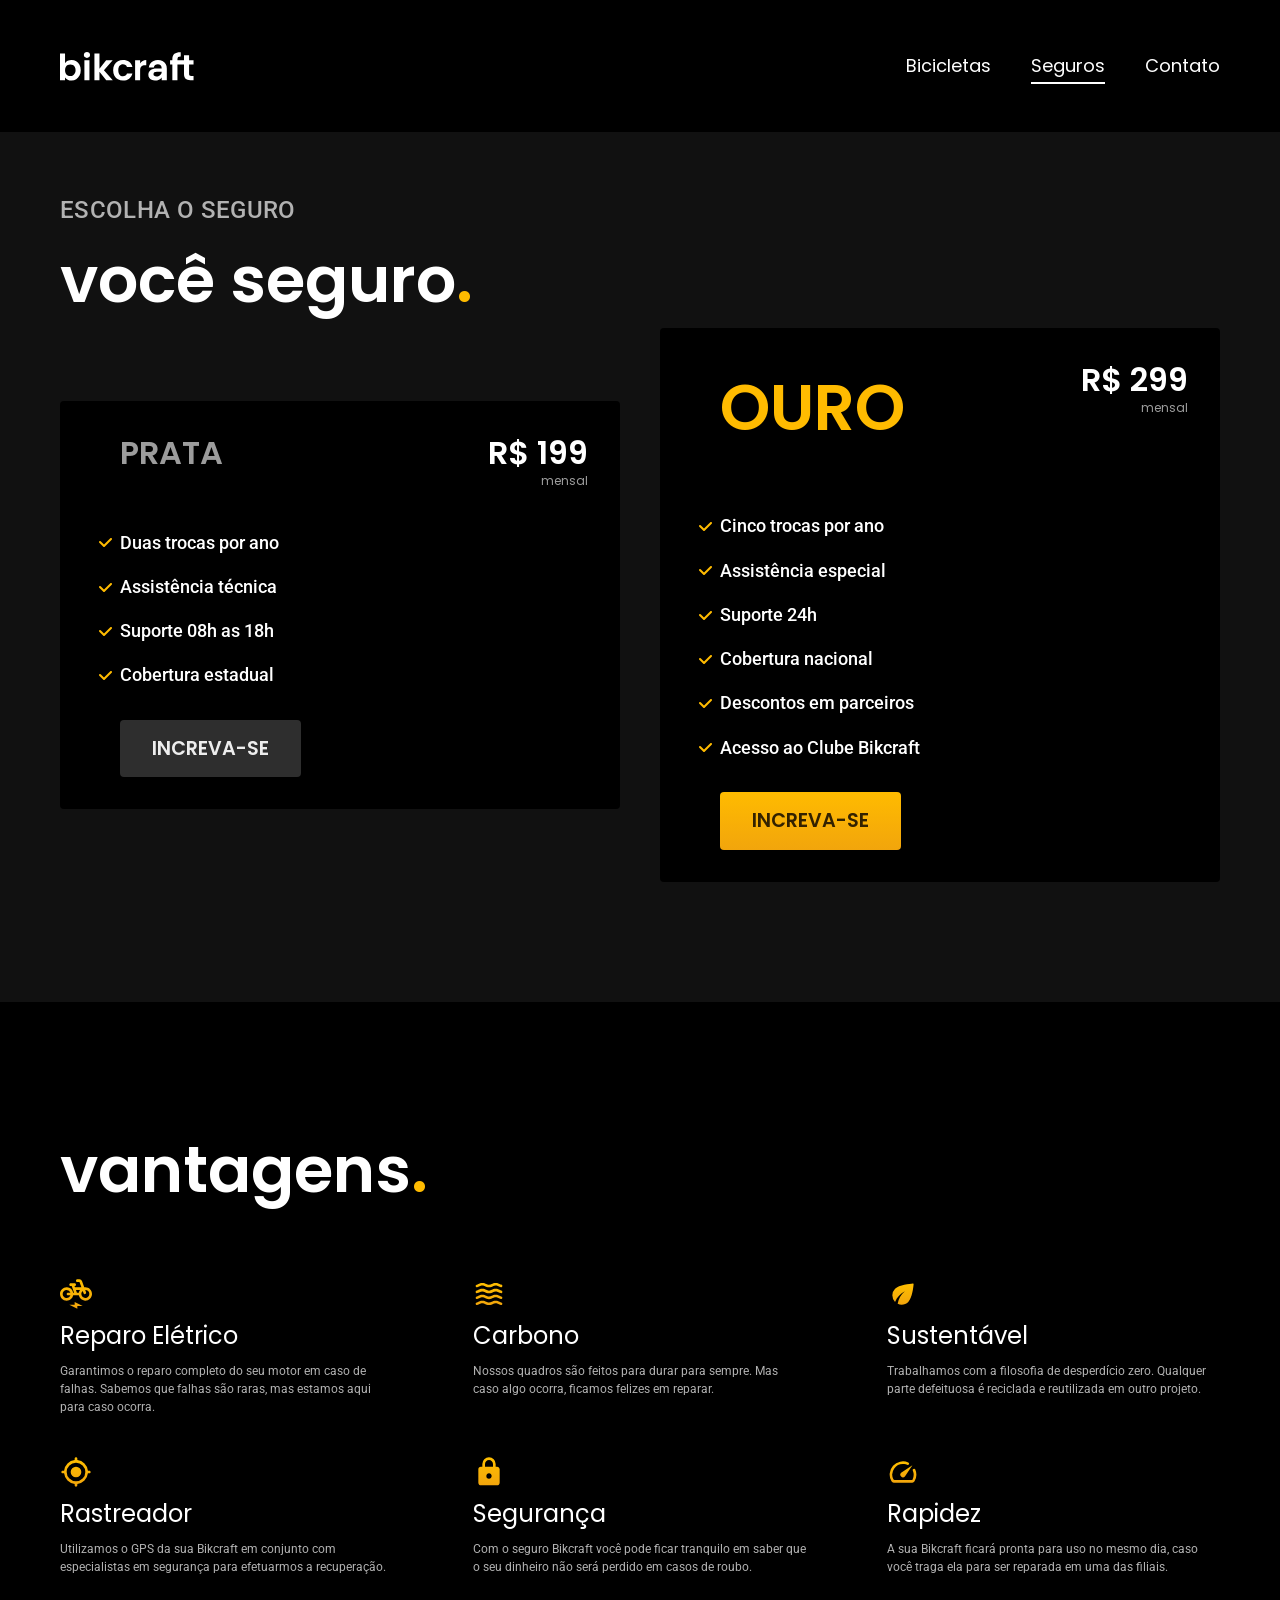
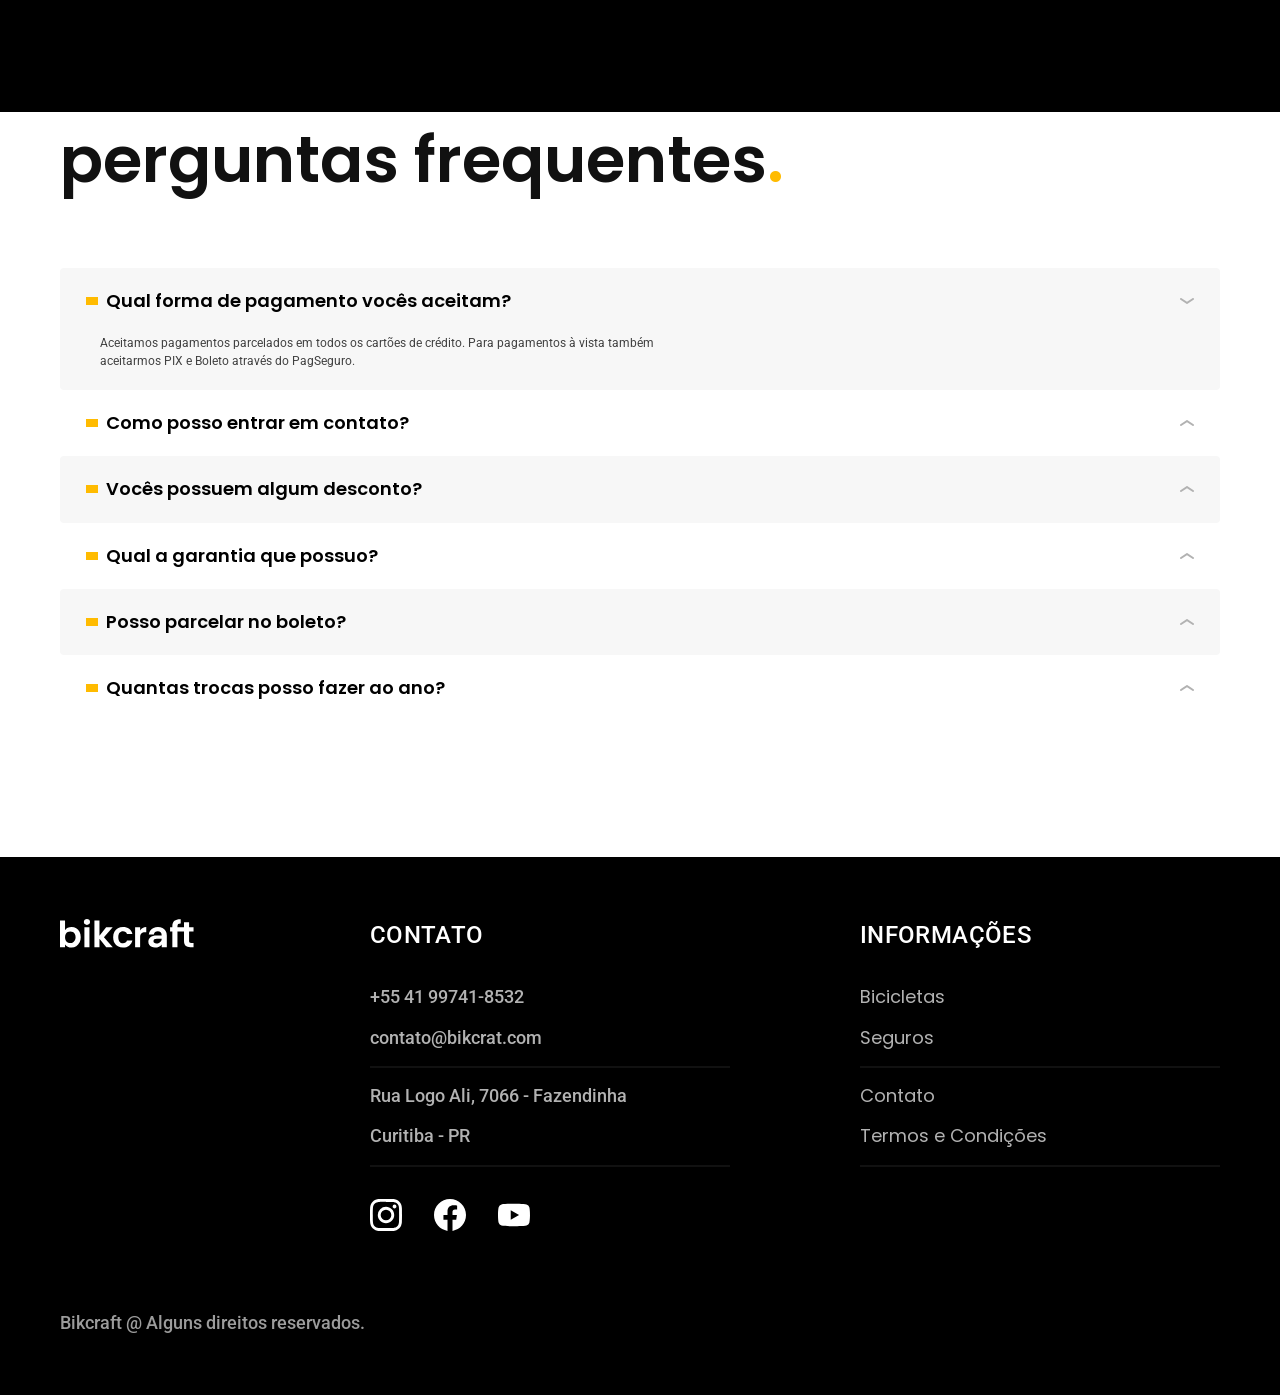
<file: seguros.html>
<!DOCTYPE html>
<html lang="pt-br">
<head>
    <meta charset="UTF-8">
    <meta name="viewport" content="width=device-width, initial-scale=1.0">
    <title>Seguros | Bikcraft</title>
    <meta name="description" content="Termos e condições.">
    <link rel="icon" href="./favicon.svg" type="image/svg+xml">
    <link rel="stylesheet" href="./css/style.min.css">
    <link href="https://fonts.googleapis.com/css2?family=Merriweather:ital,opsz,wght@0,18..144,300..900;1,18..144,300..900&family=Poppins:wght@400;600&family=Roboto:wght@500&display=swap" rel="stylesheet">

<script>
            document.documentElement.classList.add('js');</script>
</head>
<body id="seguros">
    <header class="header-bg" >
        <div class="header container">
        <a href="./"><img src="./img/bikcraft.svg" alt="Logo Bikcraft"></a>
        <nav aria-label="primaria" class="menu">
            <ul class="font-1-m header-menu cor-branco">
                <li><a href="./bicicletas.html">Bicicletas</a></li>
                <li><a href="./seguros.html">Seguros</a></li>
                <li><a href="./contato.html">Contato</a></li>
            </ul>
        </nav>
        </div>
    </header>
    <main class="seguros-bg">
        <div class="titulo-bg">
            <div class="titulo container">
                <p class="font-2-l-b cor-5">Escolha o seguro</p>
                <h1 class="font-1-xxl cor-0">você seguro<span class="cor-p1">.</span></h1>
            </div>            
        <div class="seguros container">
            <div class="seguros-item fadeInLeft" data-anime="200">
                <h3 class="font-1-xl cor-6">PRATA</h3>
                 <span class="font-1-xl cor-0">R$ 199 <span class="font-1-xs cor-6">mensal</span></span>
                <ul class="seguros-beneficios font-2-m cor-0" >
                    <li>Duas trocas por ano</li>
                    <li>Assistência técnica</li>
                    <li>Suporte 08h as 18h</li>
                    <li>Cobertura estadual</li>
                </ul>
                <a href="./orcamento.html?tipo=seguro&produto=prata" class="botao secundario">increva-se</a>
            </div>
       
                    
            <div class="seguros-item fadeInRight" data-anime="400">
                <h3 class="font-1-xxl cor-p1">OURO</h3>
                <span class="font-1-xl cor-0">R$ 299 <span class="font-1-xs cor-6">mensal</span></span>    
                <ul class="seguros-beneficios font-2-m cor-0" >
                    <li>Cinco trocas por ano</li>
                    <li>Assistência especial</li>
                    <li>Suporte 24h</li>
                    <li>Cobertura nacional</li>
                    <li>Descontos em parceiros</li>
                    <li>Acesso ao Clube Bikcraft</li>
                </ul>
                <a href="./orcamento.html?tipo=seguro&produto=ouro" class="botao">increva-se</a>
            </div>
        </div>        

    </main>

    <article class="vantagens-bg">
        <div class="vantagens container">
            <h2 class="font-1-xxl cor-0">vantagens<span class="cor-p1">.</span></h2>

            <ul>
                <li>
                    <img src="./img/icones/eletrica.svg" alt="">
                    <h3 class="font-1-l cor-0">Reparo Elétrico</h3>
                    <p class="font-2-s cor-5">Garantimos o reparo completo do seu motor em caso de falhas. Sabemos que falhas são raras, mas estamos aqui para caso ocorra.</p>
                </li>
                <li>
                    <img src="./img/icones/carbono.svg" alt="">
                    <h3 class="font-1-l cor-0">Carbono</h3>
                    <p class="font-2-s cor-5">Nossos quadros são feitos para durar para sempre. Mas caso algo ocorra, ficamos felizes em reparar.
                    </li>
                <li>
                    <img src="./img/icones/sustentavel.svg" alt="">
                    <h3 class="font-1-l cor-0">Sustentável</h3>
                    <p class="font-2-s cor-5">Trabalhamos com a filosofia de desperdício zero. Qualquer parte defeituosa é reciclada e reutilizada em outro projeto.</p>
                </li>
                <li>
                    <img src="./img/icones/rastreador.svg" alt="">
                    <h3 class="font-1-l cor-0">Rastreador</h3>
                    <p class="font-2-s cor-5">Utilizamos o GPS da sua Bikcraft em conjunto com especialistas em segurança para efetuarmos a recuperação.</p>
                </li>
                <li>
                    <img src="./img/icones/seguro.svg" alt="">
                    <h3 class="font-1-l cor-0">Segurança</h3>
                    <p class="font-2-s cor-5">Com o seguro Bikcraft você pode ficar tranquilo em saber que o seu dinheiro não será perdido em casos de roubo.</p>
                </li>
                <li>
                    <img src="./img/icones/velocidade.svg" alt="">
                    <h3 class="font-1-l cor-0">Rapidez</h3>
                    <p class="font-2-s cor-5">A sua Bikcraft ficará pronta para uso no mesmo dia, caso você traga ela para ser reparada em uma das filiais.</p>
                </li>
                
            </ul>
        </div>
    </article>

    <article class="perguntas container">
        <h2 class="font-1-xxl">perguntas frequentes<span class="cor-p1">.</span></h2>
      <dl>
        <div>
            <dt><button class="font-1-m-b" aria-controls="pergunta1" aria-expanded="true" > Qual forma de pagamento vocês aceitam?</button></dt>
            <dd id="pergunta1" class="font-2-s cor-9 ativo">Aceitamos pagamentos parcelados em todos os cartões de crédito. Para pagamentos à vista também aceitarmos PIX e Boleto através do PagSeguro.</dd>
        </div>
        <div>
            <dt><button class="font-1-m-b" aria-controls="pergunta2" aria-expanded="false">Como posso entrar em contato?</button></dt>
            <dd id="pergunta2" class="font-2-s cor-9">Aceitamos pagamentos parcelados em todos os cartões de crédito. Para pagamentos à vista também aceitarmos PIX e Boleto através do PagSeguro.</dd>
        </div>
        <div>  
            <dt><button class="font-1-m-b" aria-controls="pergunta3" aria-expanded="false">Vocês possuem algum desconto?</button></dt>
            <dd id="pergunta3" class="font-2-s cor-9">Aceitamos pagamentos parcelados em todos os cartões de crédito. Para pagamentos à vista também aceitarmos PIX e Boleto através do PagSeguro.</dd>
        </div> 
        <div>
            <dt><button class="font-1-m-b" aria-controls="pergunta4" aria-expanded="false">Qual a garantia que possuo?</button></dt>
            <dd id="pergunta4" class="font-2-s cor-9">Aceitamos pagamentos parcelados em todos os cartões de crédito. Para pagamentos à vista também aceitarmos PIX e Boleto através do PagSeguro.</dd>
        </div>
        <div>
            <dt> <button class="font-1-m-b" aria-controls="pergunta5" aria-expanded="false">Posso parcelar no boleto?</button></dt>
            <dd id="pergunta5" class="font-2-s cor-9">Aceitamos pagamentos parcelados em todos os cartões de crédito. Para pagamentos à vista também aceitarmos PIX e Boleto através do PagSeguro.</dd>
        </div>
        <div>
            <dt><button class="font-1-m-b" aria-controls="pergunta6" aria-expanded="false">Quantas trocas posso fazer ao ano?</button></dt>
            <dd id="pergunta6" class="font-2-s cor-9">Aceitamos pagamentos parcelados em todos os cartões de crédito. Para pagamentos à vista também aceitarmos PIX e Boleto através do PagSeguro.</dd>
        </div>
      </dl>
      
    </article>

    <footer class="footer-bg">
    <div class="footer container">       
            <img src="./img/bikcraft.svg" alt="Bikcraft">        
        <div class="footer-contato">
            <h3 class="font-2-l-b cor-0">Contato</h3>
            <ul class="font-2-m cor-5">
                <li><a href="tel:+5541997418532"> +55 41 99741-8532</a></li>
                <li><a href="mailto:contato@bikcrat.com"> contato@bikcrat.com</a></li>
                <li>Rua Logo Ali, 7066 - Fazendinha</a></li>
                <li>Curitiba - PR</a></li>
            </ul>
        
        <div class="footer-redes">
            <a href="./">
                <img src="./img/redes/instagram.svg" alt="Instagram">
            </a>

            <a href="./">
                <img src="./img/redes/facebook.svg" alt="Facebook">
            </a>

            <a href="./">
                <img src="./img/redes/youtube.svg" alt="Youtube">
            </a>
        </div>
    </div>

        <div class="footer-informacoes">
            <h3 class="font-2-l-b cor-0">Informações</h3>

            <nav>
                <ul class="font-1-m cor-5">
                    <li><a href="./">Bicicletas</a></li>
                    <li><a href="./">Seguros</a></li>
                    <li><a href="./">Contato</a></li>
                    <li><a href="./termos.html">Termos e Condições</a></li>
                </ul>
            </nav>
                
        </div>
        <p class="footer-copy font-2-m cor-6">Bikcraft @ Alguns direitos reservados.</p>
    </div>

    </footer>
<script src="./plugin/simple-anime.js"></script>
<script src="./js/script.js"></script>
</body>
</html>
</file>
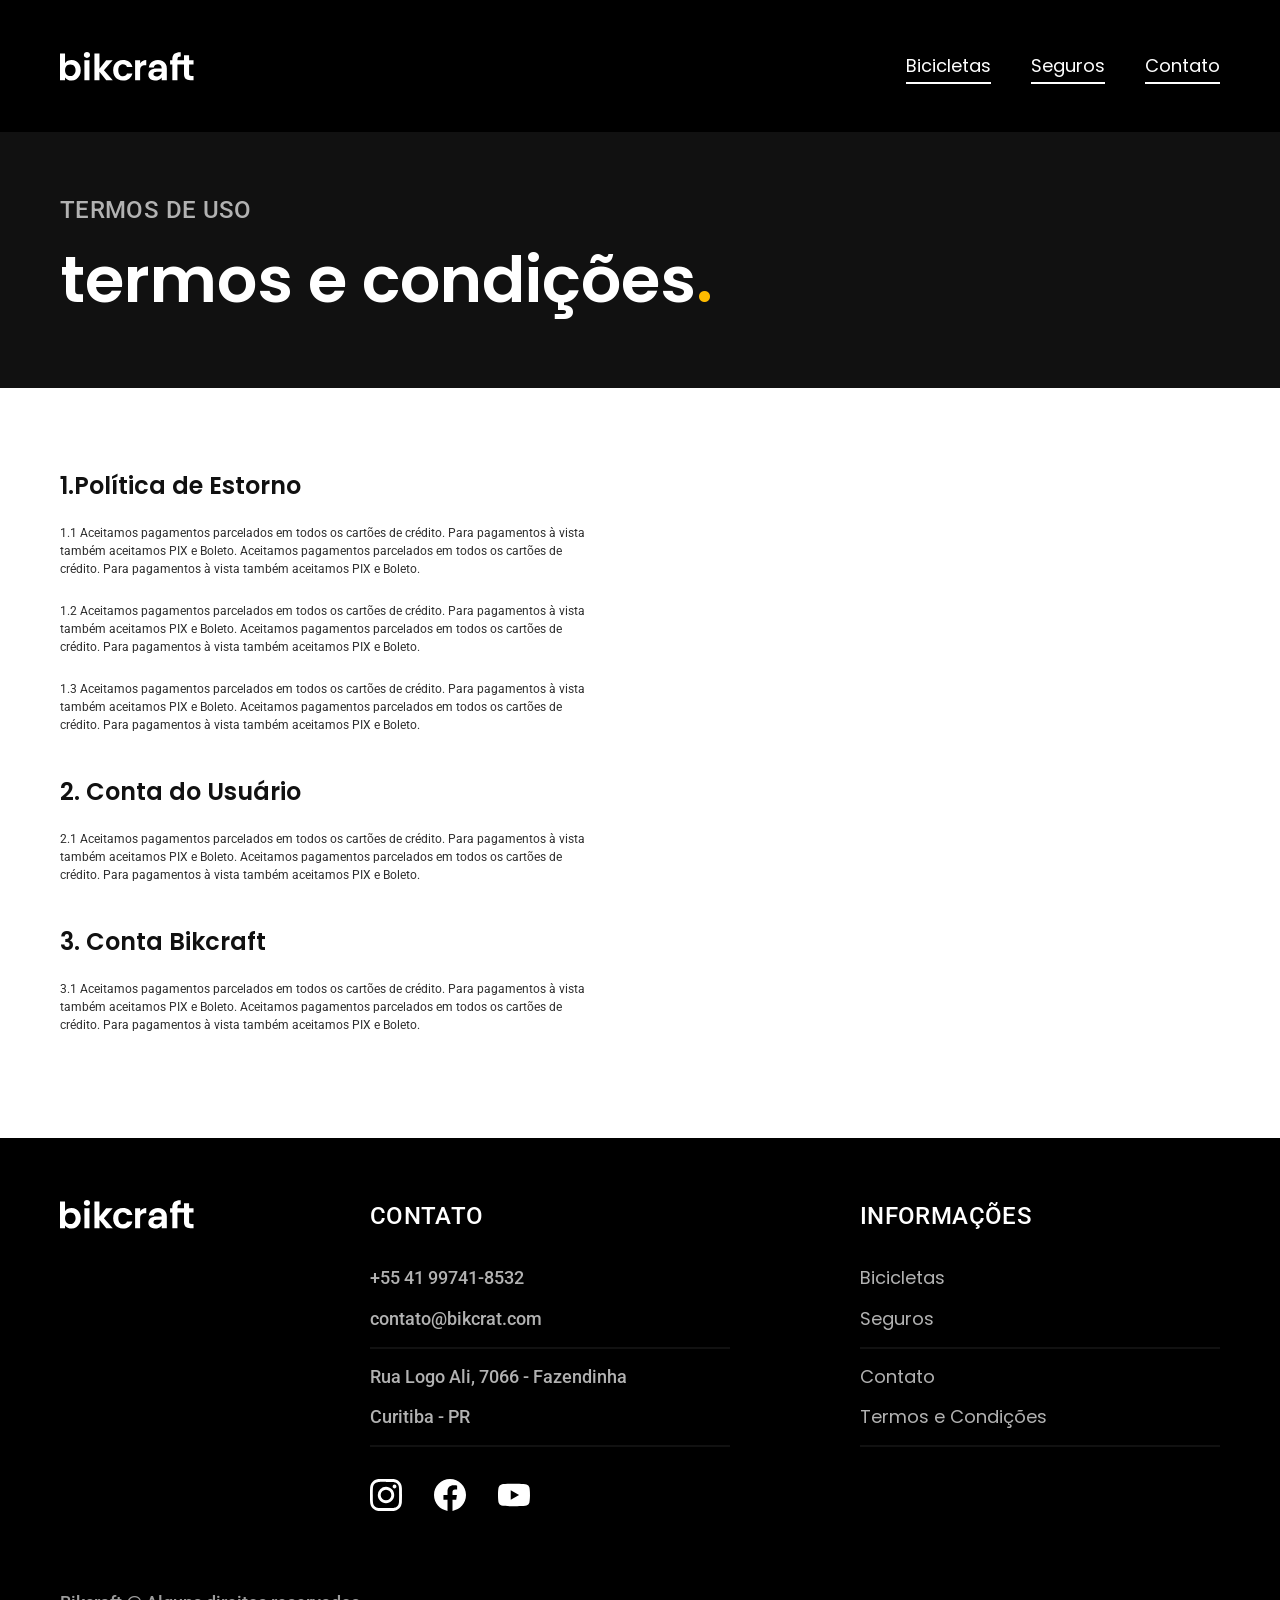
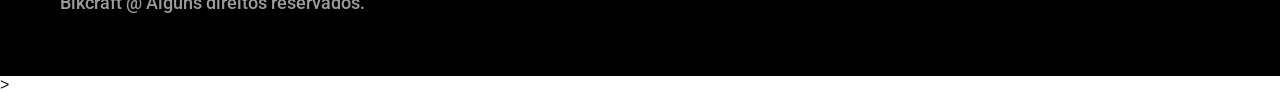
<file: termos.html>
<!DOCTYPE html>
<html lang="pt-br">
<head>
    <meta charset="UTF-8">
    <meta name="viewport" content="width=device-width, initial-scale=1.0">
    <title>Termos e Condições | Bikcraft</title>
    <meta name="description" content="Termos e condições.">
    <link rel="stylesheet" href="./css/style.min.css">
    <link href="https://fonts.googleapis.com/css2?family=Merriweather:ital,opsz,wght@0,18..144,300..900;1,18..144,300..900&family=Poppins:wght@400;600&family=Roboto:wght@500&display=swap" rel="stylesheet">
<script>
            document.documentElement.classList.add('js');</script>
</head>
<body id="termos">
    <header class="header-bg" >
        <div class="header container">
        <a href="./"><img src="./img/bikcraft.svg" alt="Logo Bikcraft"></a>
        <nav aria-label="primaria" class="menu">
            <ul class="font-1-m header-menu cor-branco">
                <li><a href="./">Bicicletas</a></li>
                <li><a href="./">Seguros</a></li>
                <li><a href="./">Contato</a></li>
            </ul>
        </nav>
        </div>
    </header>
    <main>
        <div class="titulo-bg">
            <div class="titulo container">
                <p class="font-2-l-b cor-5">Termos de uso</p>
                <h1 class="font-1-xxl cor-0">termos e condições<span class="cor-p1">.</span></h1>
            </div>            
        </div>
        <div class="termos font-2-s cor-10 container">
            <h2 class="font-1-l cor-11"> 1.Política de Estorno </h2>
            <p>1.1 Aceitamos pagamentos parcelados em todos os cartões de crédito. Para pagamentos à vista também aceitamos PIX e Boleto. Aceitamos pagamentos parcelados em todos os cartões de crédito. Para pagamentos à vista também aceitamos PIX e Boleto.</p>
            <p>1.2 Aceitamos pagamentos parcelados em todos os cartões de crédito. Para pagamentos à vista também aceitamos PIX e Boleto. Aceitamos pagamentos parcelados em todos os cartões de crédito. Para pagamentos à vista também aceitamos PIX e Boleto.</p>
            <p>1.3 Aceitamos pagamentos parcelados em todos os cartões de crédito. Para pagamentos à vista também aceitamos PIX e Boleto. Aceitamos pagamentos parcelados em todos os cartões de crédito. Para pagamentos à vista também aceitamos PIX e Boleto.</p>
            
            <h2 class="font-1-l cor-11"> 2. Conta do Usuário </h2>
            <p>2.1 Aceitamos pagamentos parcelados em todos os cartões de crédito. Para pagamentos à vista também aceitamos PIX e Boleto. Aceitamos pagamentos parcelados em todos os cartões de crédito. Para pagamentos à vista também aceitamos PIX e Boleto.</p>
            <h2 class="font-1-l cor-11"> 3. Conta Bikcraft </h2>
            <p>3.1 Aceitamos pagamentos parcelados em todos os cartões de crédito. Para pagamentos à vista também aceitamos PIX e Boleto. Aceitamos pagamentos parcelados em todos os cartões de crédito. Para pagamentos à vista também aceitamos PIX e Boleto.</p>
       
        </div>

    </main>
    <footer class="footer-bg">
    <div class="footer container">       
            <img src="./img/bikcraft.svg" alt="Bikcraft">        
        <div class="footer-contato">
            <h3 class="font-2-l-b cor-0">Contato</h3>
            <ul class="font-2-m cor-5">
                <li><a href="tel:+5541997418532"> +55 41 99741-8532</a></li>
                <li><a href="mailto:contato@bikcrat.com"> contato@bikcrat.com</a></li>
                <li>Rua Logo Ali, 7066 - Fazendinha</a></li>
                <li>Curitiba - PR</a></li>
            </ul>
        
        <div class="footer-redes">
            <a href="./">
                <img src="./img/redes/instagram.svg" alt="Instagram">
            </a>

            <a href="./">
                <img src="./img/redes/facebook.svg" alt="Facebook">
            </a>

            <a href="./">
                <img src="./img/redes/youtube.svg" alt="Youtube">
            </a>
        </div>
    </div>

        <div class="footer-informacoes">
            <h3 class="font-2-l-b cor-0">Informações</h3>

            <nav>
                <ul class="font-1-m cor-5">
                    <li><a href="./">Bicicletas</a></li>
                    <li><a href="./">Seguros</a></li>
                    <li><a href="./">Contato</a></li>
                    <li><a href="./termos.html">Termos e Condições</a></li>
                </ul>
            </nav>
                
        </div>
        <p class="footer-copy font-2-m cor-6">Bikcraft @ Alguns direitos reservados.</p>
    </div>

    </footer>
<script src="./js/script.js"></script>
</body>>
</html>
</file>
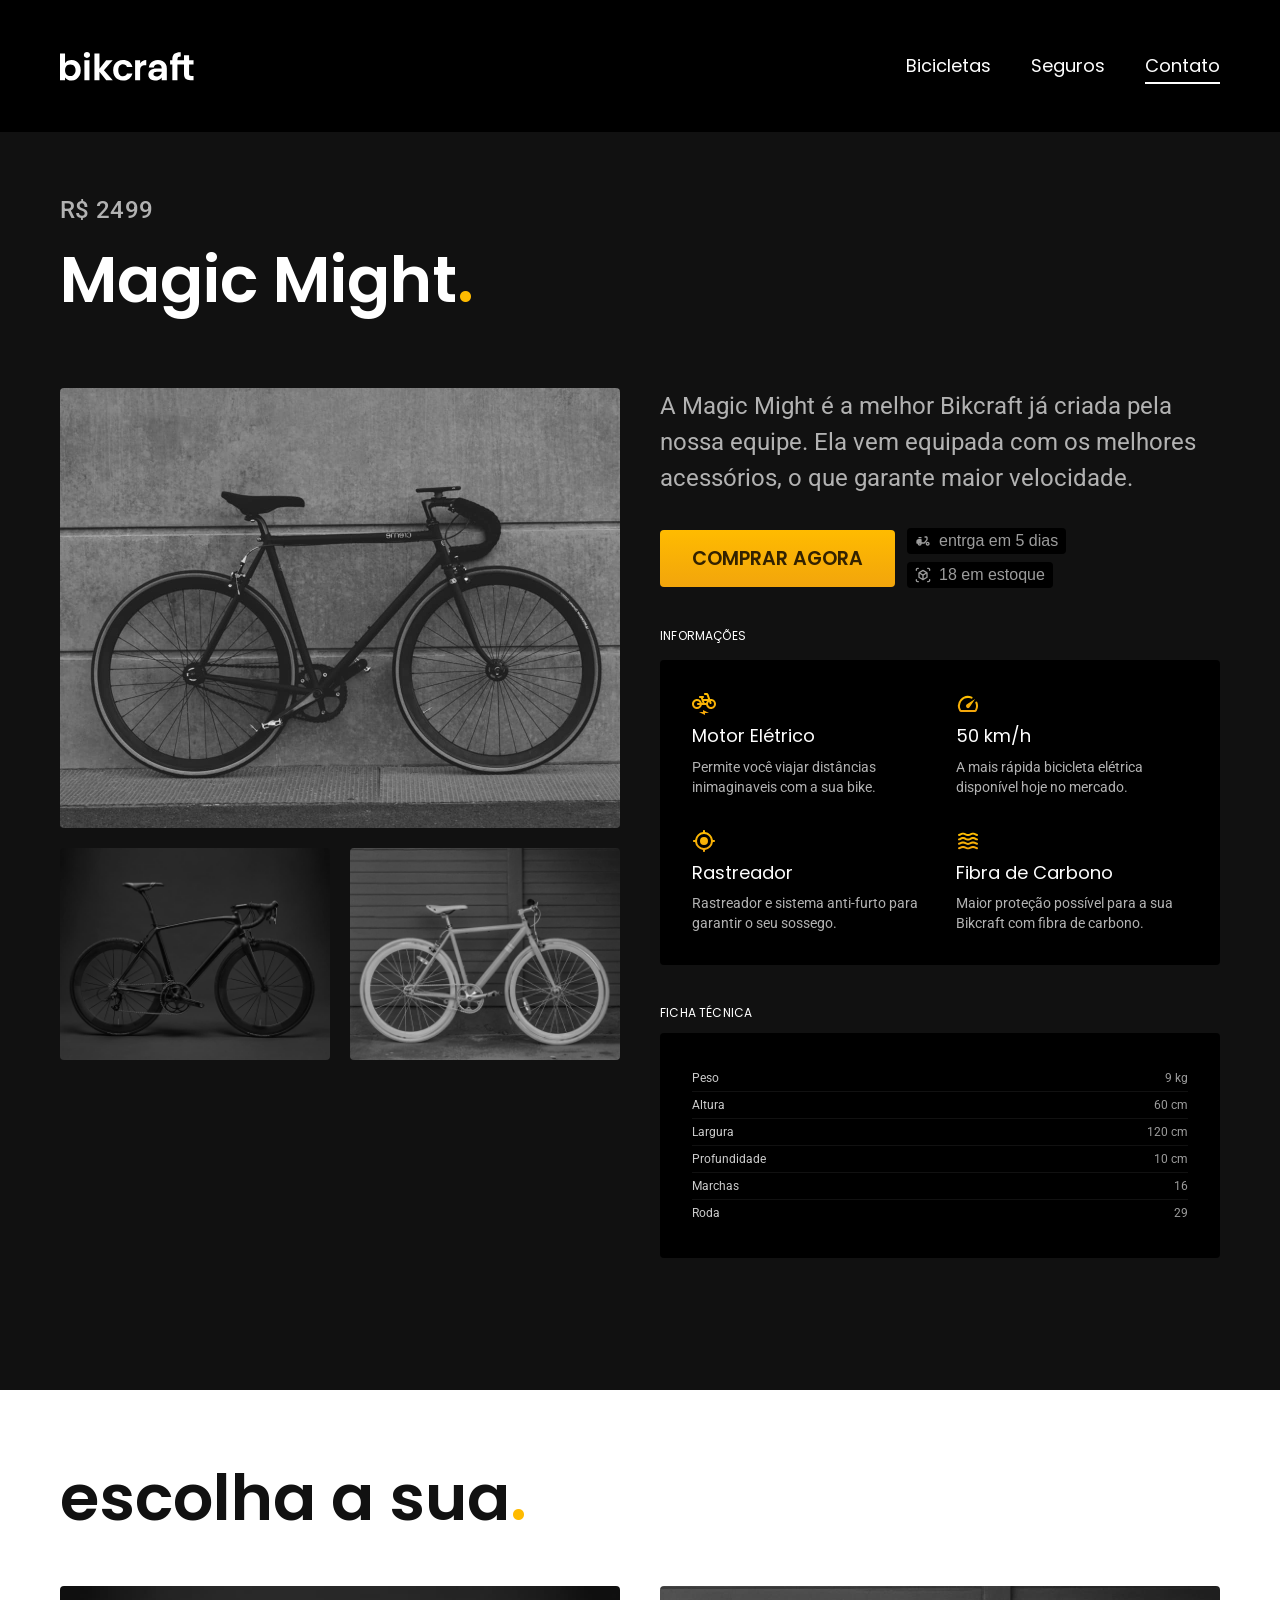
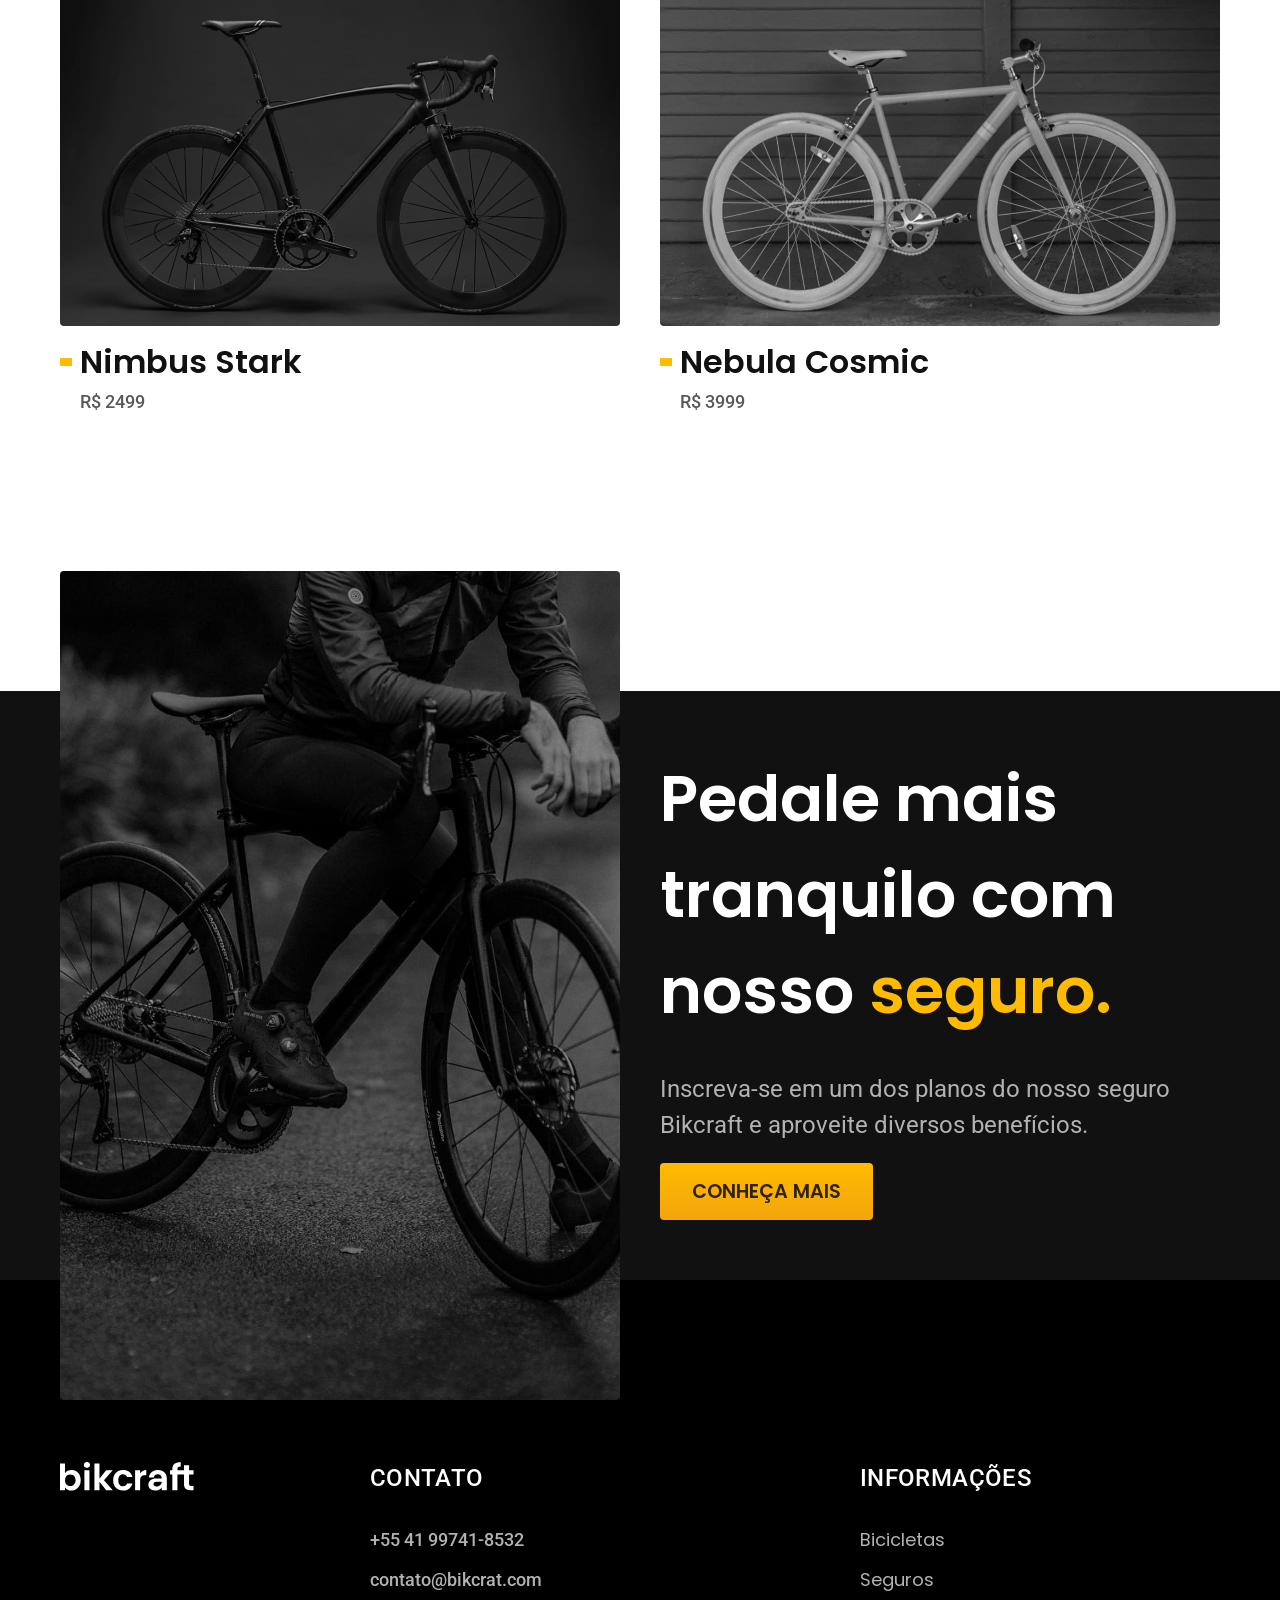
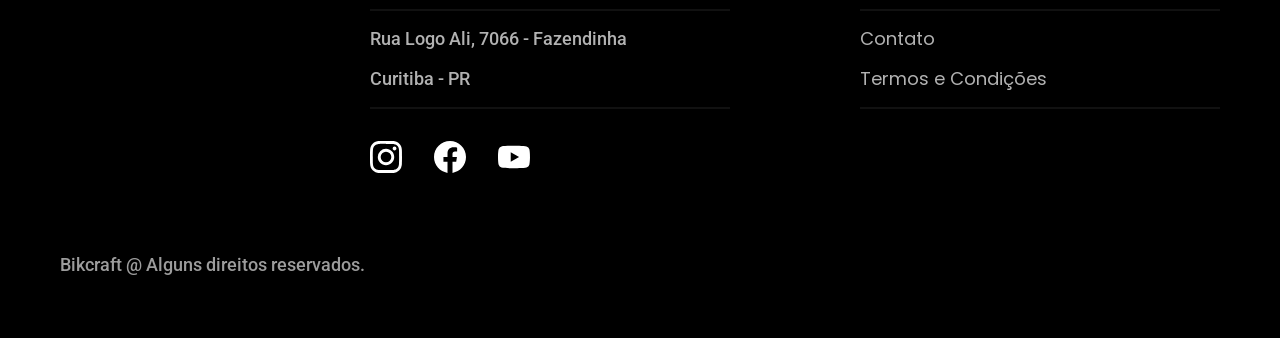
<file: bicicletas/magic.html>
<!DOCTYPE html>
<html lang="pt-br">
<head>
    <meta charset="UTF-8">
    <meta name="viewport" content="width=device-width, initial-scale=1.0">
    <title>Magic | Bikcraft</title>
    <meta name="description" content="Termos e condições.">
    <link rel="icon" href="../favicon.svg" type="image/svg+xml">
    <link rel="stylesheet" href="/css/style.min.css">
    <link href="https://fonts.googleapis.com/css2?family=Merriweather:ital,opsz,wght@0,18..144,300..900;1,18..144,300..900&family=Poppins:wght@400;600&family=Roboto:wght@500&display=swap" rel="stylesheet">

<script>
            document.documentElement.classList.add('js');</script>
</head>
<body id="bicicleta">
    <header class="header-bg" >
        <div class="header container">
        <a href="./"><img src="../img/bikcraft.svg" alt="Logo Bikcraft"></a>
        <nav aria-label="primaria" class="menu">
            <ul class="font-1-m header-menu cor-branco">
                <li><a href="../bicicletas.html">Bicicletas</a></li>
                <li><a href="../seguros.html">Seguros</a></li>
                <li><a href="../">Contato</a></li>
            </ul>
        </nav>
        </div>
    </header>
    <main class="titulo-bg">
        <div >
            <div class="titulo container">
                <p class="font-2-l-b cor-5">R$ 2499</p>
                <h1 class="font-1-xxl cor-0">Magic Might<span class="cor-p1">.</span></h1>
            </div>            
        </div>

        <div class="bicicleta container">
            <div class="bicicleta-imagens">
                <img src="../img/bicicleta/nimbus2.jpg" alt="">
                <img src="../img/bicicleta/nimbus1.jpg" alt="">
                <img src="../img/bicicleta/nimbus3.jpg" alt="">
            </div>
                <div class="bicicleta-conteudo">
                    <p class="font-2-l cor-5">A Magic Might é a melhor Bikcraft já criada pela nossa equipe. Ela vem equipada com os melhores acessórios, o que garante maior velocidade.</p>
                    <div class="bicicleta-comprar">
                        <a class="botao" href="../orcamento.html?tipo=bikcraft&produto=magic">comprar agora</a>
                        <span class="font-1-sm cor-6"><img src="../img/icones/entrega.svg" alt=""> entrga em 5 dias</span>
                        <span class="font-1-sm cor-6"><img src="../img/icones/estoque.svg" alt=""> 18 em estoque</span>

                    </div>
                
                <h2 class="font-1-xs cor-0">Informações</h2>
                <ul class="bicicleta-informacoes">
                    <li>
                        <img src="../img/icones/eletrica.svg" alt="">
                        <h3 class="font-1-m cor-0">Motor Elétrico</h3>
                        <p class="font-2-xs cor-5">Permite você viajar distâncias inimaginaveis com a sua bike.</p>
                    </li>
                    <li>
                        <img src="../img/icones/velocidade.svg" alt="">
                        <h3 class="font-1-m cor-0">50 km/h</h3>
                        <p class="font-2-xs cor-5">A mais rápida bicicleta elétrica disponível hoje no mercado.</p>
                    </li>
                    <li>
                        <img src="../img/icones/rastreador.svg" alt="">
                        <h3 class="font-1-m cor-0">Rastreador</h3>
                        <p class="font-2-xs cor-5">Rastreador e sistema anti-furto para garantir o seu sossego.</p>
                    </li>
                    <li>
                        <img src="../img/icones/carbono.svg" alt="">
                        <h3 class="font-1-m cor-0">Fibra de Carbono</h3>
                        <p class="font-2-xs cor-5">Maior proteção possível para a sua Bikcraft com fibra de carbono.</p>
                    </li>
                </ul>

                <h2 class="font-1-xs cor-0">Ficha Técnica </h2>
                <ul class="bicicleta-ficha font-2-s cor-4">
                    <li>Peso <span>9 kg</span></li>                
                    <li>Altura <span>60 cm</span></li>                
                    <li>Largura <span>120 cm</span></li>                
                    <li>Profundidade <span>10 cm</span></li>                
                    <li>Marchas <span>16</span></li>                
                    <li>Roda <span>29</span></li>                
                </ul>
            </div>
        </div>  
    </main>
    <article class="bicicletas-lista container">
            <h2  class="font-1-xxl">escolha a sua<span class="cor-p1">.</span></h2>
            <ul class="bicicletas-lista-opcao">
                <li>
                    <a href="./nimbus.html"><img src="../img/bicicletas/nimbus.jpg" alt="Bicicleta preta">
                    <h3 class="font-1-xl">Nimbus Stark</h3>
                    <span class="font-2-m cor-8">R$ 2499</span>
                    </a>
                </li>
                <li>
                    <a href="./nebula.html"><img src="../img/bicicletas/nebula.jpg" alt="Bicicleta preta">
                    <h3 class="font-1-xl">Nebula Cosmic</h3>
                    <span class="font-2-m cor-8">R$ 3999</span>
                    </a>
                </li>
            </ul>
        </article>

        <article class="seguro-bg">
            <div class="seguro container">
                <div class="seguro-imagem">
                    <img src="../img/fotos/seguros.jpg" alt="Pessoa parada em cima de uma bicicleta">
                </div>
                <div class="seguro-conteudo">
                    <h2 class="font-1-xxl cor-0">Pedale mais tranquilo com nosso <span class="cor-p1">seguro.</span></h2>
                    <p class="font-2-l cor-5">Inscreva-se em um dos planos do nosso seguro Bikcraft e aproveite diversos benefícios.</p>
                    <a href="../seguros.html" class="botao">Conheça Mais</a>
                </div>
            </div>
        </article>


    <footer class="footer-bg">
    <div class="footer container">       
            <img src="../img/bikcraft.svg" alt="Bikcraft">        
        <div class="footer-contato">
            <h3 class="font-2-l-b cor-0">Contato</h3>
            <ul class="font-2-m cor-5">
                <li><a href="tel:+5541997418532"> +55 41 99741-8532</a></li>
                <li><a href="mailto:contato@bikcrat.com"> contato@bikcrat.com</a></li>
                <li>Rua Logo Ali, 7066 - Fazendinha</a></li>
                <li>Curitiba - PR</a></li>
            </ul>
        
        <div class="footer-redes">
            <a href="./">
                <img src="../img/redes/instagram.svg" alt="Instagram">
            </a>

            <a href="./">
                <img src="../img/redes/facebook.svg" alt="Facebook">
            </a>

            <a href="./">
                <img src="../img/redes/youtube.svg" alt="Youtube">
            </a>
        </div>
    </div>

        <div class="footer-informacoes">
            <h3 class="font-2-l-b cor-0">Informações</h3>

            <nav>
                <ul class="font-1-m cor-5">
                    <li><a href="./">Bicicletas</a></li>
                    <li><a href="./">Seguros</a></li>
                    <li><a href="./">Contato</a></li>
                    <li><a href="./termos.html">Termos e Condições</a></li>
                </ul>
            </nav>
                
        </div>
        <p class="footer-copy font-2-m cor-6">Bikcraft @ Alguns direitos reservados.</p>
    </div>

    </footer>
<script src="../js/script.js"></script>
</body>
</html>
</file>
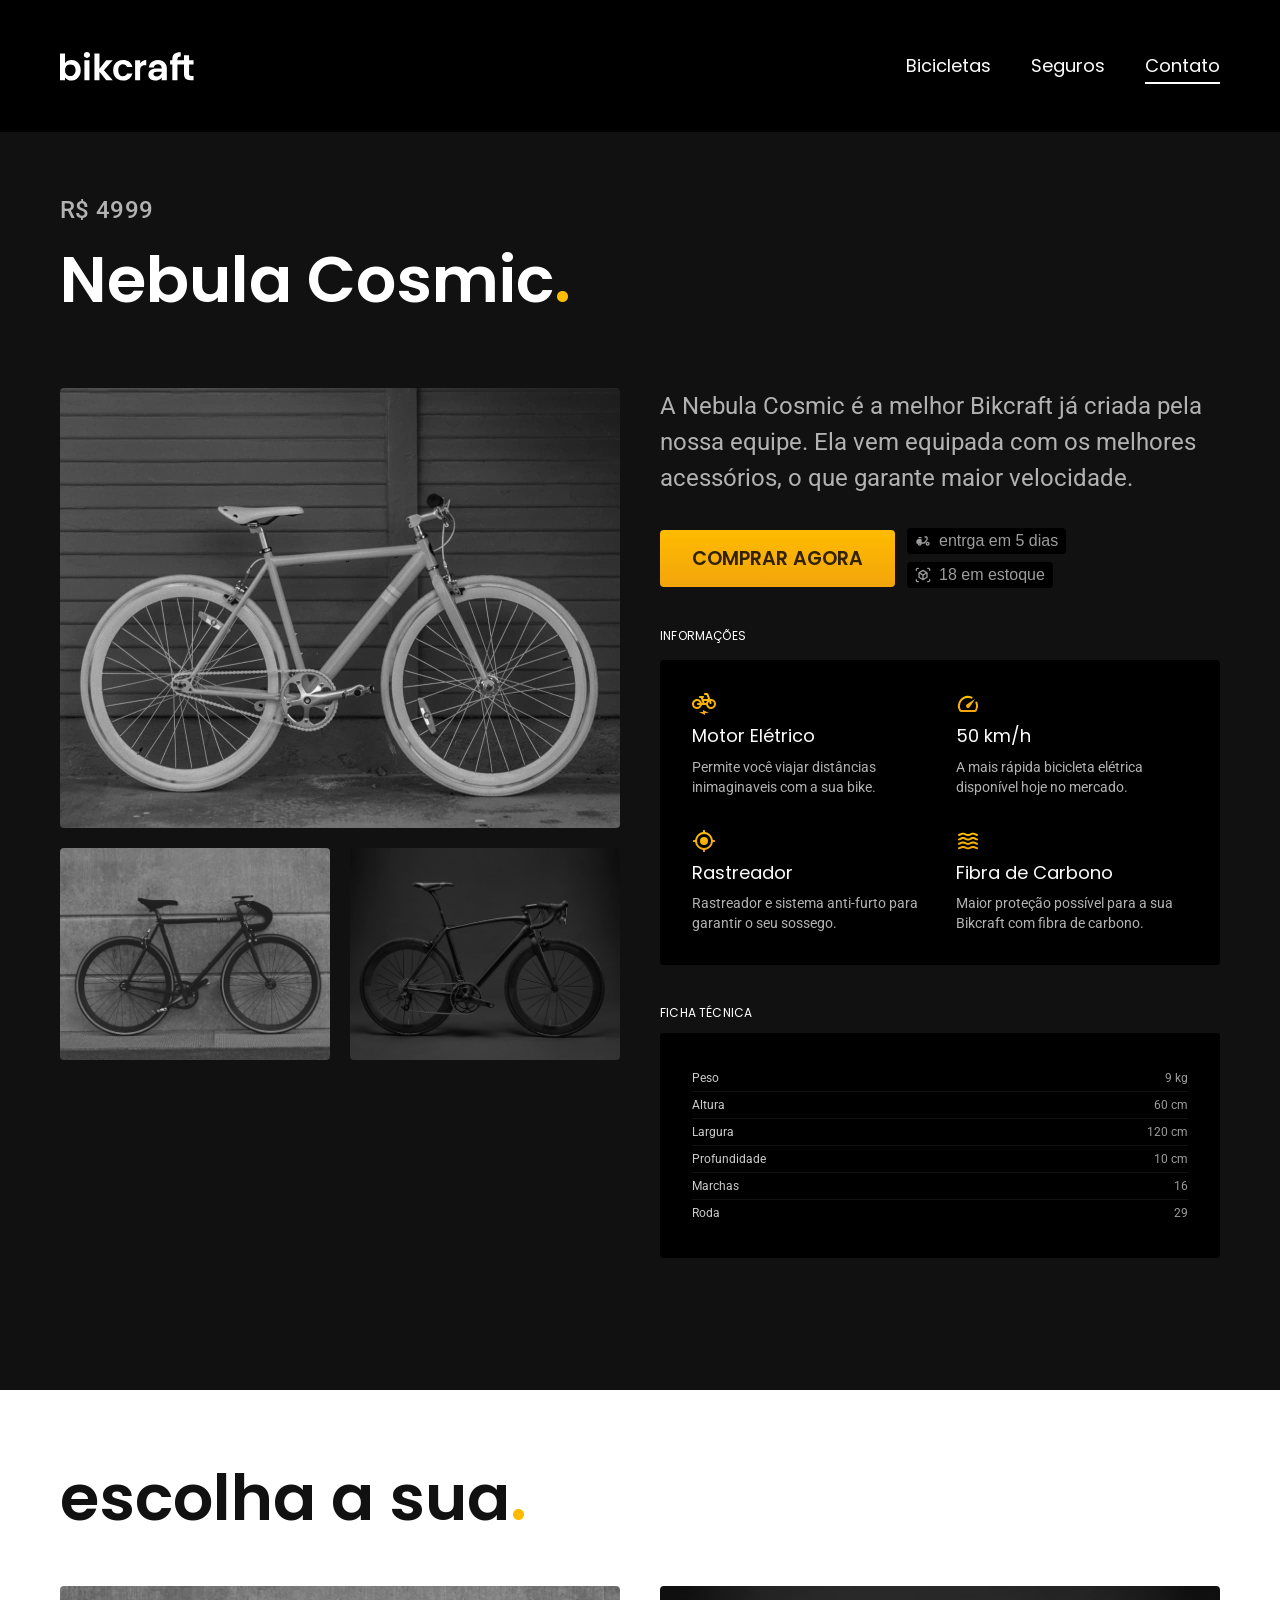
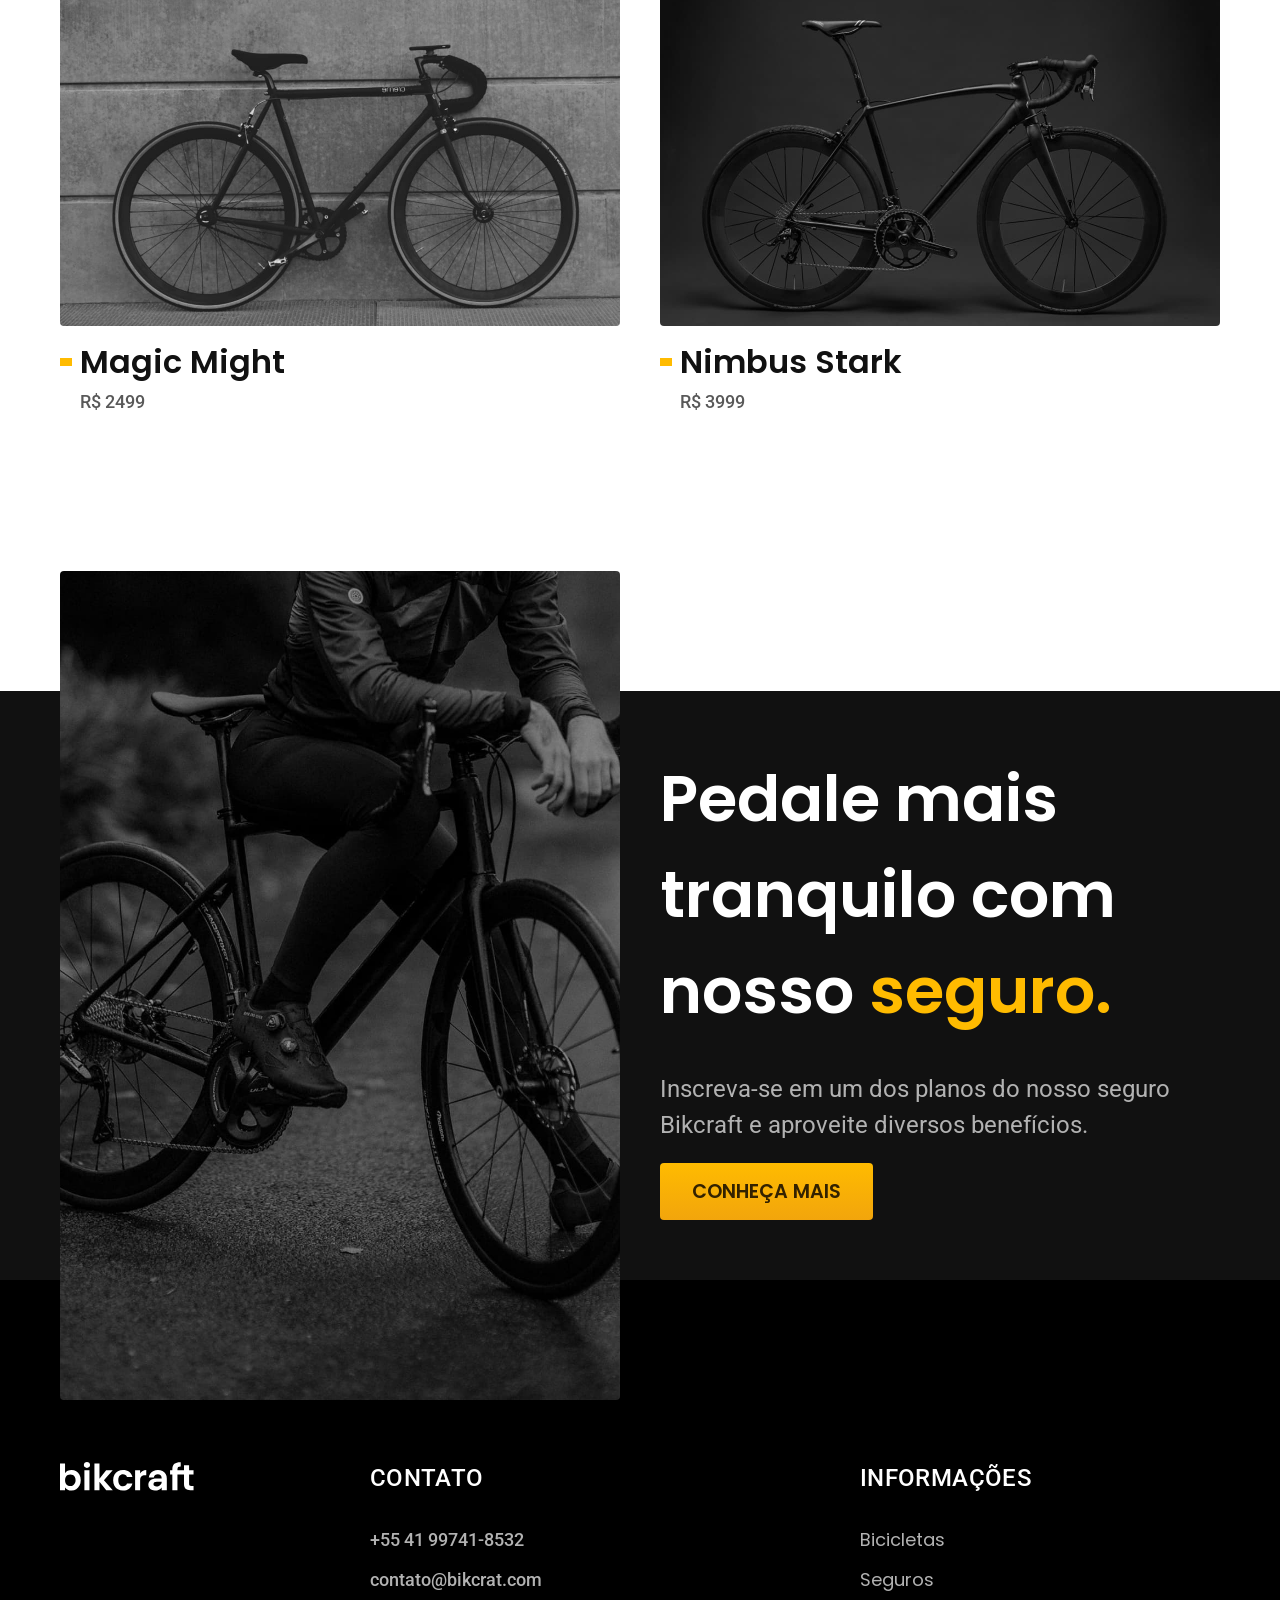
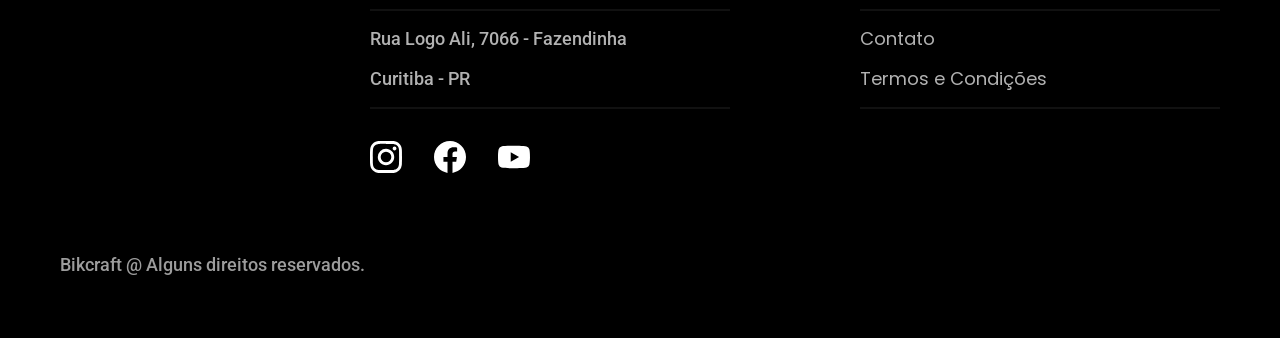
<file: bicicletas/nebula.html>
<!DOCTYPE html>
<html lang="pt-br">
<head>
    <meta charset="UTF-8">
    <meta name="viewport" content="width=device-width, initial-scale=1.0">
    <title>Nebula | Bikcraft</title>
    <meta name="description" content="Termos e condições.">
    <link rel="icon" href="../favicon.svg" type="image/svg+xml">
    <link rel="stylesheet" href="/css/style.min.css">
    <link href="https://fonts.googleapis.com/css2?family=Merriweather:ital,opsz,wght@0,18..144,300..900;1,18..144,300..900&family=Poppins:wght@400;600&family=Roboto:wght@500&display=swap" rel="stylesheet">

<script>
            document.documentElement.classList.add('js');</script>
</head>
<body id="bicicleta">
    <header class="header-bg" >
        <div class="header container">
        <a href="./"><img src="../img/bikcraft.svg" alt="Logo Bikcraft"></a>
        <nav aria-label="primaria" class="menu">
            <ul class="font-1-m header-menu cor-branco">
                <li><a href="../bicicletas.html">Bicicletas</a></li>
                <li><a href="../seguros.html">Seguros</a></li>
                <li><a href="../">Contato</a></li>
            </ul>
        </nav>
        </div>
    </header>
    <main class="titulo-bg">
        <div >
            <div class="titulo container">
                <p class="font-2-l-b cor-5">R$ 4999</p>
                <h1 class="font-1-xxl cor-0">Nebula Cosmic<span class="cor-p1">.</span></h1>
            </div>            
        </div>

        <div class="bicicleta container">
            <div class="bicicleta-imagens">
                <img src="../img/bicicleta/nimbus3.jpg" alt="">
                <img src="../img/bicicleta/nimbus2.jpg" alt="">
                <img src="../img/bicicleta/nimbus1.jpg" alt="">    
            </div>
                <div class="bicicleta-conteudo">
                    <p class="font-2-l cor-5">A Nebula Cosmic é a melhor Bikcraft já criada pela nossa equipe. Ela vem equipada com os melhores acessórios, o que garante maior velocidade.</p>
                    <div class="bicicleta-comprar">
                        <a class="botao" href="../orcamento.html?tipo=bikcraft&produto=nebula">comprar agora</a>
                        <span class="font-1-sm cor-6"><img src="../img/icones/entrega.svg" alt=""> entrga em 5 dias</span>
                        <span class="font-1-sm cor-6"><img src="../img/icones/estoque.svg" alt=""> 18 em estoque</span>

                    </div>
                
                <h2 class="font-1-xs cor-0">Informações</h2>
                <ul class="bicicleta-informacoes">
                    <li>
                        <img src="../img/icones/eletrica.svg" alt="">
                        <h3 class="font-1-m cor-0">Motor Elétrico</h3>
                        <p class="font-2-xs cor-5">Permite você viajar distâncias inimaginaveis com a sua bike.</p>
                    </li>
                    <li>
                        <img src="../img/icones/velocidade.svg" alt="">
                        <h3 class="font-1-m cor-0">50 km/h</h3>
                        <p class="font-2-xs cor-5">A mais rápida bicicleta elétrica disponível hoje no mercado.</p>
                    </li>
                    <li>
                        <img src="../img/icones/rastreador.svg" alt="">
                        <h3 class="font-1-m cor-0">Rastreador</h3>
                        <p class="font-2-xs cor-5">Rastreador e sistema anti-furto para garantir o seu sossego.</p>
                    </li>
                    <li>
                        <img src="../img/icones/carbono.svg" alt="">
                        <h3 class="font-1-m cor-0">Fibra de Carbono</h3>
                        <p class="font-2-xs cor-5">Maior proteção possível para a sua Bikcraft com fibra de carbono.</p>
                    </li>
                </ul>

                <h2 class="font-1-xs cor-0">Ficha Técnica </h2>
                <ul class="bicicleta-ficha font-2-s cor-4">
                    <li>Peso <span>9 kg</span></li>                
                    <li>Altura <span>60 cm</span></li>                
                    <li>Largura <span>120 cm</span></li>                
                    <li>Profundidade <span>10 cm</span></li>                
                    <li>Marchas <span>16</span></li>                
                    <li>Roda <span>29</span></li>                
                </ul>
            </div>
        </div>  
    </main>
    <article class="bicicletas-lista container">
            <h2  class="font-1-xxl">escolha a sua<span class="cor-p1">.</span></h2>
            <ul class="bicicletas-lista-opcao">
                <li>
                    <a href="./magic.html"><img src="../img/bicicletas/magic.jpg" alt="Bicicleta preta">
                    <h3 class="font-1-xl">Magic Might</h3>
                    <span class="font-2-m cor-8">R$ 2499</span>
                    </a>
                </li>
                <li>
                    <a href="./nimbus.html"><img src="../img/bicicletas/nimbus.jpg" alt="Bicicleta preta">
                    <h3 class="font-1-xl">Nimbus Stark</h3>
                    <span class="font-2-m cor-8">R$ 3999</span>
                    </a>
                </li>
            </ul>
        </article>

        <article class="seguro-bg">
            <div class="seguro container">
                <div class="seguro-imagem">
                    <img src="../img/fotos/seguros.jpg" alt="Pessoa parada em cima de uma bicicleta">
                </div>
                <div class="seguro-conteudo">
                    <h2 class="font-1-xxl cor-0">Pedale mais tranquilo com nosso <span class="cor-p1">seguro.</span></h2>
                    <p class="font-2-l cor-5">Inscreva-se em um dos planos do nosso seguro Bikcraft e aproveite diversos benefícios.</p>
                    <a href="../seguros.html" class="botao">Conheça Mais</a>
                </div>
            </div>
        </article>


    <footer class="footer-bg">
    <div class="footer container">       
            <img src="../img/bikcraft.svg" alt="Bikcraft">        
        <div class="footer-contato">
            <h3 class="font-2-l-b cor-0">Contato</h3>
            <ul class="font-2-m cor-5">
                <li><a href="tel:+5541997418532"> +55 41 99741-8532</a></li>
                <li><a href="mailto:contato@bikcrat.com"> contato@bikcrat.com</a></li>
                <li>Rua Logo Ali, 7066 - Fazendinha</a></li>
                <li>Curitiba - PR</a></li>
            </ul>
        
        <div class="footer-redes">
            <a href="./">
                <img src="../img/redes/instagram.svg" alt="Instagram">
            </a>

            <a href="./">
                <img src="../img/redes/facebook.svg" alt="Facebook">
            </a>

            <a href="./">
                <img src="../img/redes/youtube.svg" alt="Youtube">
            </a>
        </div>
    </div>

        <div class="footer-informacoes">
            <h3 class="font-2-l-b cor-0">Informações</h3>

            <nav>
                <ul class="font-1-m cor-5">
                    <li><a href="./">Bicicletas</a></li>
                    <li><a href="./">Seguros</a></li>
                    <li><a href="./">Contato</a></li>
                    <li><a href="./termos.html">Termos e Condições</a></li>
                </ul>
            </nav>
                
        </div>
        <p class="footer-copy font-2-m cor-6">Bikcraft @ Alguns direitos reservados.</p>
    </div>

    </footer>
<script src="../js/script.js"></script>
</body>
</html>
</file>
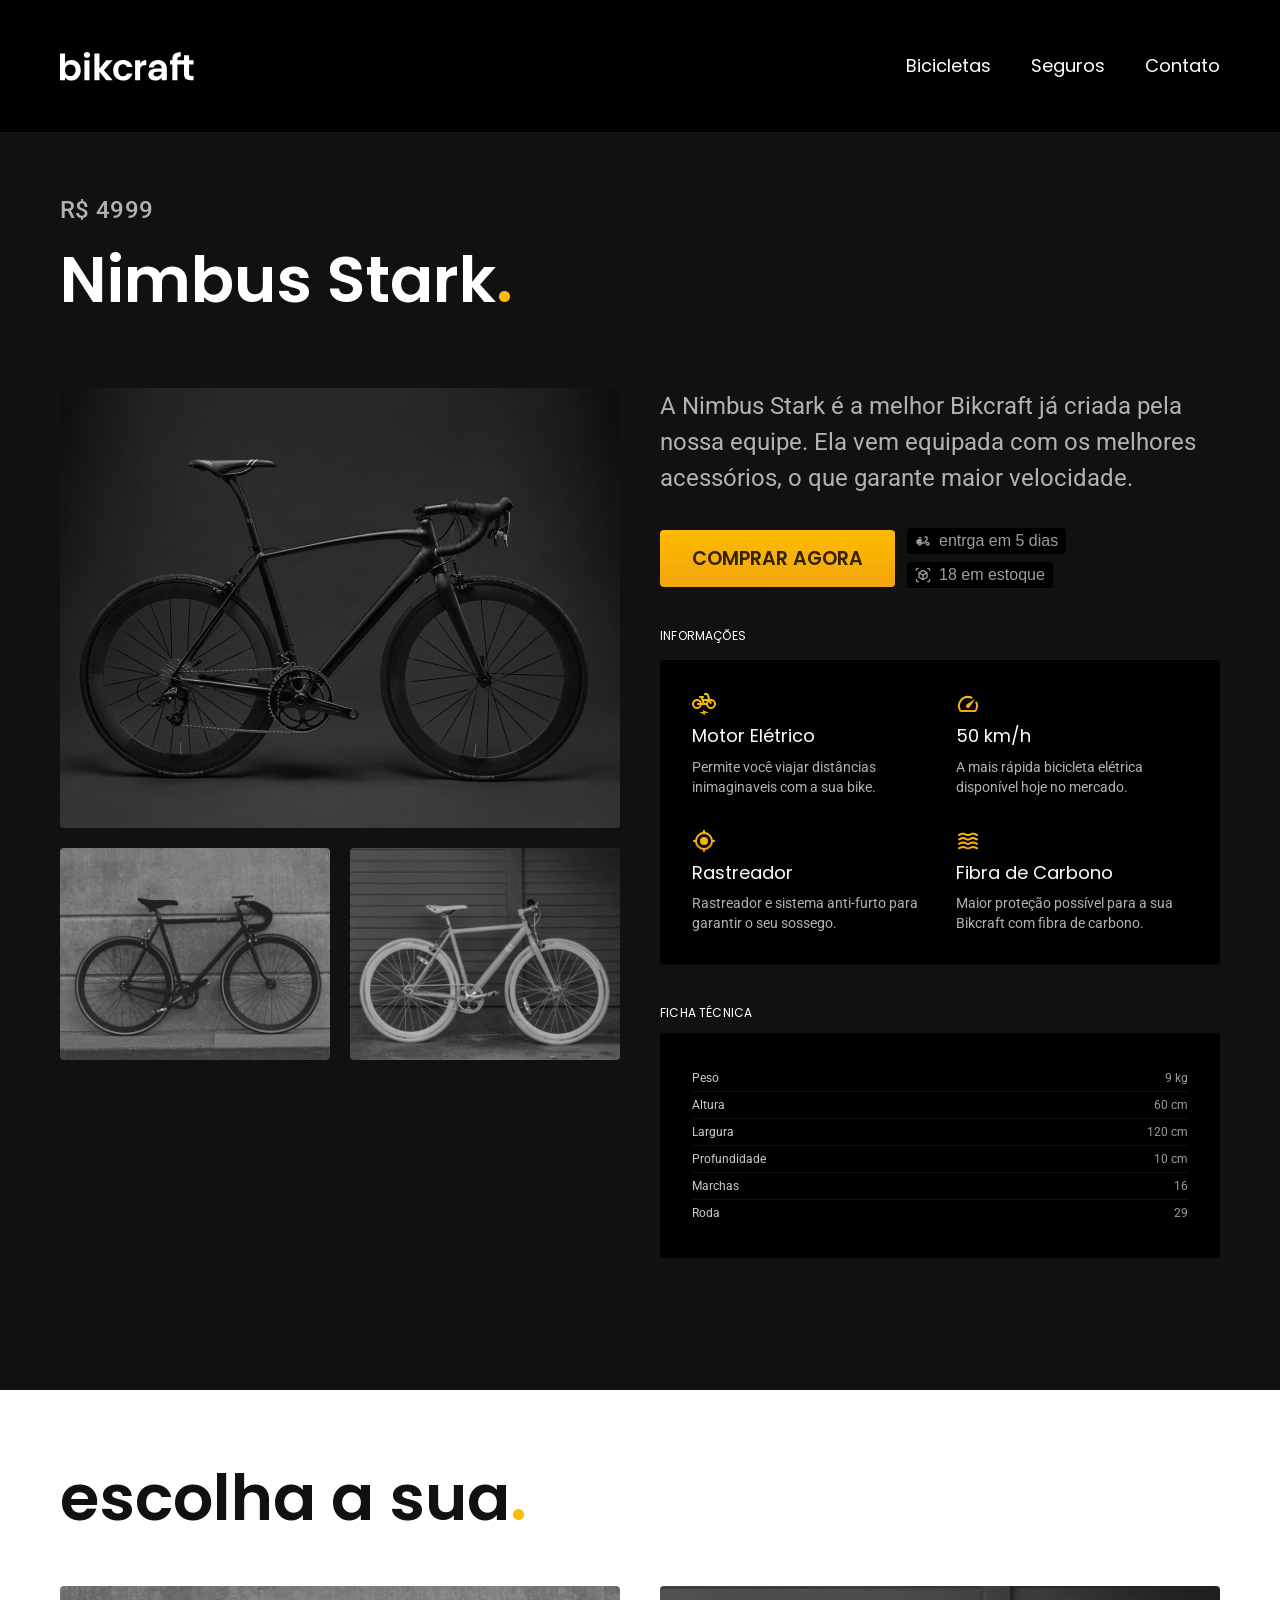
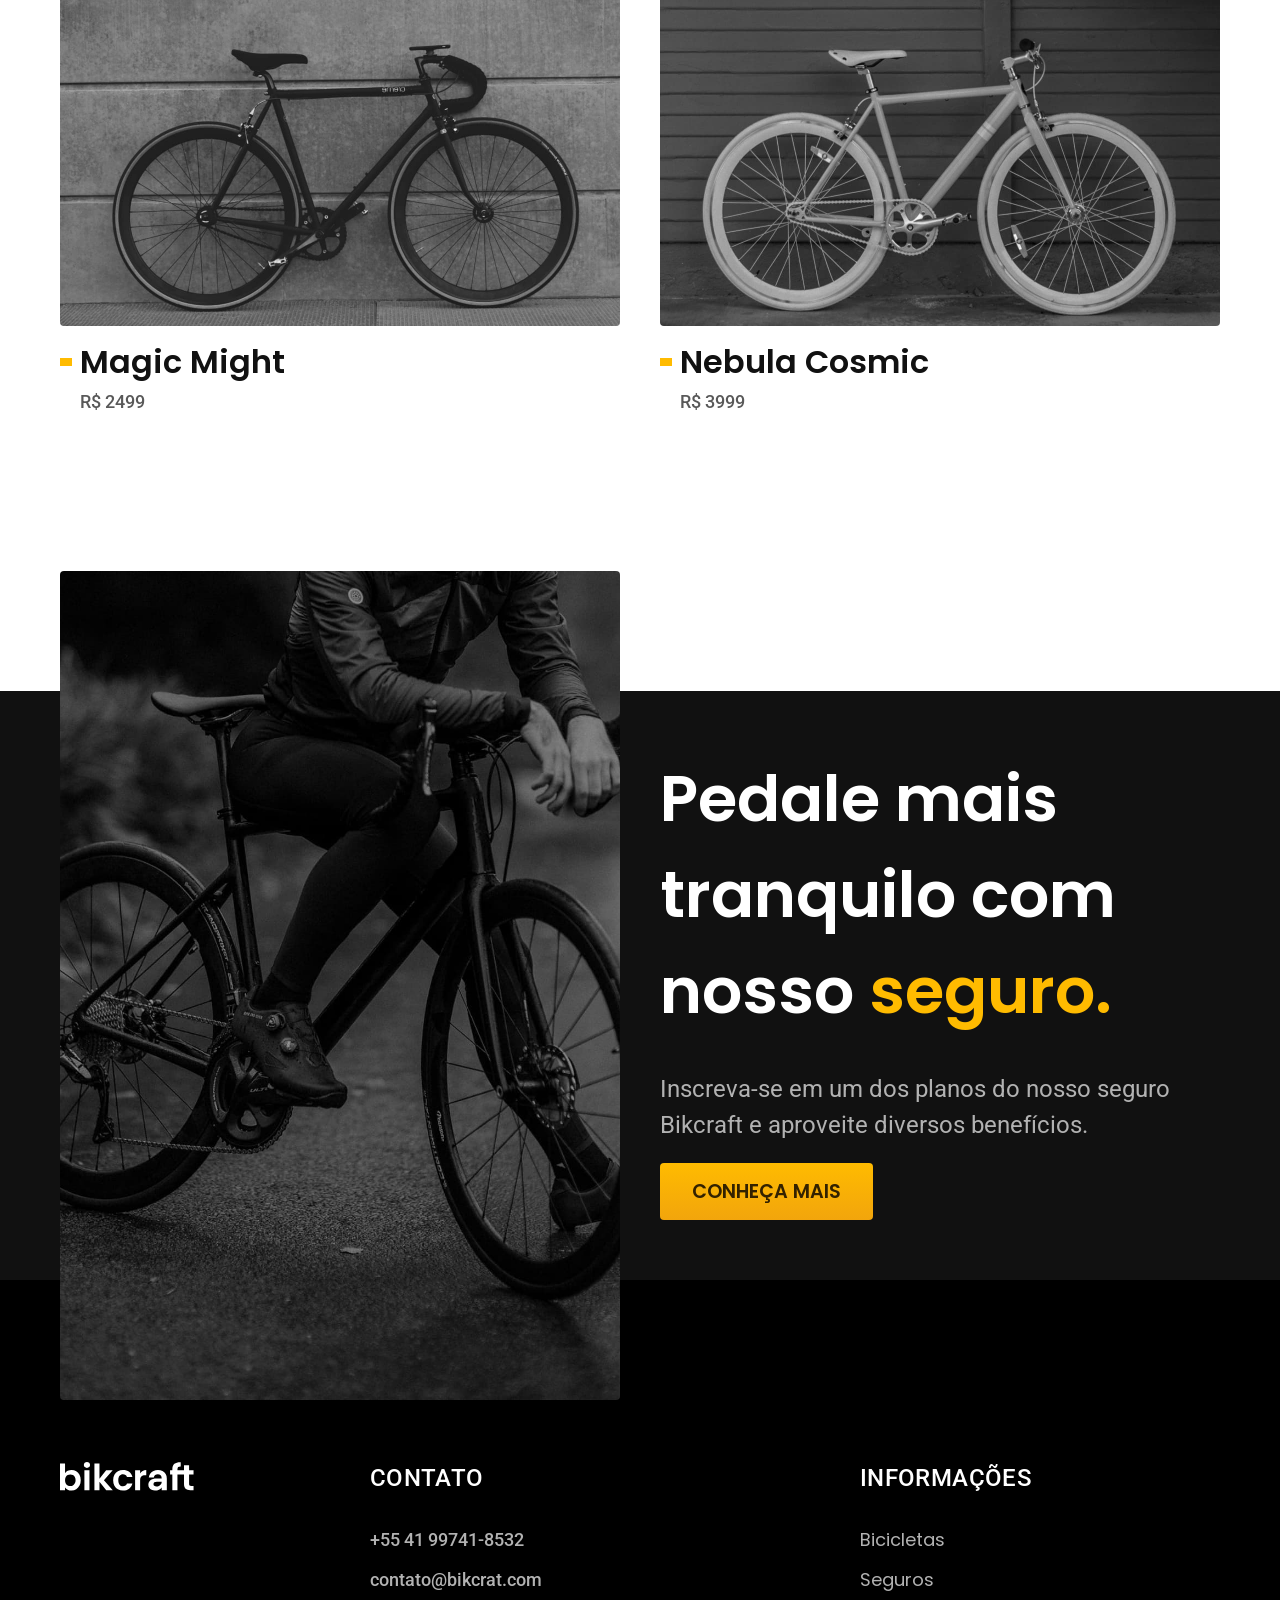
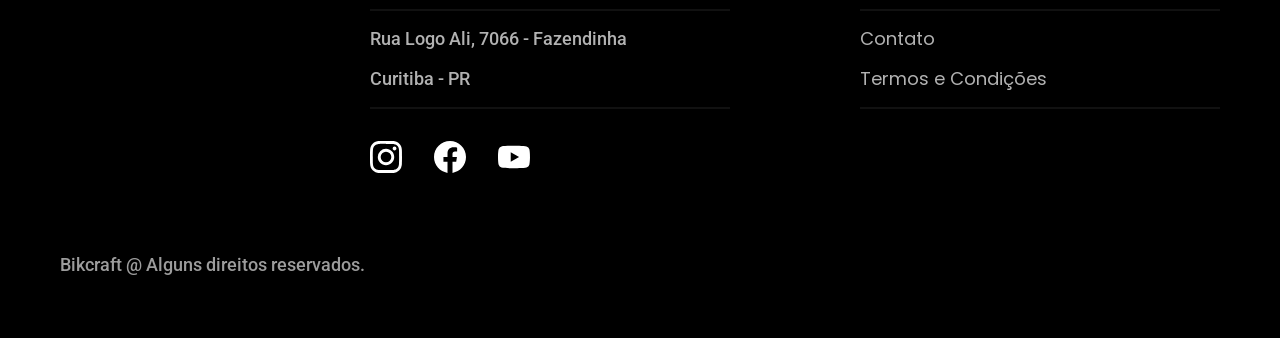
<file: bicicletas/nimbus.html>
<!DOCTYPE html>
 <html lang="pt-br">
<head>
    <meta charset="UTF-8">
    <meta name="viewport" content="width=device-width, initial-scale=1.0">
    <title>Nimbus Stark | Bikcraft</title>
    <meta name="description" content="Termos e condições.">
    <link rel="icon" href="../favicon.svg" type="image/svg+xml">
    <link rel="stylesheet" href="/css/style.min.css">
    <link href="https://fonts.googleapis.com/css2?family=Merriweather:ital,opsz,wght@0,18..144,300..900;1,18..144,300..900&family=Poppins:wght@400;600&family=Roboto:wght@500&display=swap" rel="stylesheet">

<script>
            document.documentElement.classList.add('js');</script>
</head>
<body id="bicicleta">
    <header class="header-bg" >
        <div class="header container">
        <a href="./"><img src="../img/bikcraft.svg" alt="Logo Bikcraft"></a>
        <nav aria-label="primaria" class="menu">
            <ul class="font-1-m header-menu cor-branco">
                <li><a href="../bicicletas.html">Bicicletas</a></li>
                <li><a href="../seguros.html">Seguros</a></li>
                <li><a href="../contato.html">Contato</a></li>
            </ul>
        </nav>
        </div>
    </header>
    <main class="titulo-bg">
        <div >
            <div class="titulo container">
                <p class="font-2-l-b cor-5">R$ 4999</p>
                <h1 class="font-1-xxl cor-0">Nimbus Stark<span class="cor-p1">.</span></h1>
            </div>            
        </div>

        <div class="bicicleta container">
            <div class="bicicleta-imagens">
                <img src="../img/bicicleta/nimbus1.jpg" alt="">
                <img src="../img/bicicleta/nimbus2.jpg" alt="">
                <img src="../img/bicicleta/nimbus3.jpg" alt="">
            </div>
                <div class="bicicleta-conteudo">
                    <p class="font-2-l cor-5">A Nimbus Stark é a melhor Bikcraft já criada pela nossa equipe. Ela vem equipada com os melhores acessórios, o que garante maior velocidade.</p>
                    <div class="bicicleta-comprar">
                        <a class="botao" href="../orcamento.html?tipo=bikcraft&produto=nimbus">comprar agora</a>
                        <span class="font-1-sm cor-6"><img src="../img/icones/entrega.svg" alt=""> entrga em 5 dias</span>
                        <span class="font-1-sm cor-6"><img src="../img/icones/estoque.svg" alt=""> 18 em estoque</span>

                    </div>
                
                <h2 class="font-1-xs cor-0">Informações</h2>
                <ul class="bicicleta-informacoes">
                    <li>
                        <img src="../img/icones/eletrica.svg" alt="">
                        <h3 class="font-1-m cor-0">Motor Elétrico</h3>
                        <p class="font-2-xs cor-5">Permite você viajar distâncias inimaginaveis com a sua bike.</p>
                    </li>
                    <li>
                        <img src="../img/icones/velocidade.svg" alt="">
                        <h3 class="font-1-m cor-0">50 km/h</h3>
                        <p class="font-2-xs cor-5">A mais rápida bicicleta elétrica disponível hoje no mercado.</p>
                    </li>
                    <li>
                        <img src="../img/icones/rastreador.svg" alt="">
                        <h3 class="font-1-m cor-0">Rastreador</h3>
                        <p class="font-2-xs cor-5">Rastreador e sistema anti-furto para garantir o seu sossego.</p>
                    </li>
                    <li>
                        <img src="../img/icones/carbono.svg" alt="">
                        <h3 class="font-1-m cor-0">Fibra de Carbono</h3>
                        <p class="font-2-xs cor-5">Maior proteção possível para a sua Bikcraft com fibra de carbono.</p>
                    </li>
                </ul>

                <h2 class="font-1-xs cor-0">Ficha Técnica </h2>
                <ul class="bicicleta-ficha font-2-s cor-4">
                    <li>Peso <span>9 kg</span></li>                
                    <li>Altura <span>60 cm</span></li>                
                    <li>Largura <span>120 cm</span></li>                
                    <li>Profundidade <span>10 cm</span></li>                
                    <li>Marchas <span>16</span></li>                
                    <li>Roda <span>29</span></li>                
                </ul>
            </div>
        </div>  
    </main>
    <article class="bicicletas-lista container">
            <h2  class="font-1-xxl">escolha a sua<span class="cor-p1">.</span></h2>
            <ul class="bicicletas-lista-opcao">
                <li>
                    <a href="./magic.html"><img src="../img/bicicletas/magic.jpg" alt="Bicicleta preta">
                    <h3 class="font-1-xl">Magic Might</h3>
                    <span class="font-2-m cor-8">R$ 2499</span>
                    </a>
                </li>
                <li>
                    <a href="./nebula.html"><img src="../img/bicicletas/nebula.jpg" alt="Bicicleta preta">
                    <h3 class="font-1-xl">Nebula Cosmic</h3>
                    <span class="font-2-m cor-8">R$ 3999</span>
                    </a>
                </li>
            </ul>
        </article>

        <article class="seguro-bg">
            <div class="seguro container">
                <div class="seguro-imagem">
                    <img src="../img/fotos/seguros.jpg" alt="Pessoa parada em cima de uma bicicleta">
                </div>
                <div class="seguro-conteudo">
                    <h2 class="font-1-xxl cor-0">Pedale mais tranquilo com nosso <span class="cor-p1">seguro.</span></h2>
                    <p class="font-2-l cor-5">Inscreva-se em um dos planos do nosso seguro Bikcraft e aproveite diversos benefícios.</p>
                    <a href="../seguros.html" class="botao">Conheça Mais</a>
                </div>
            </div>
        </article>


    <footer class="footer-bg">
    <div class="footer container">       
            <img src="../img/bikcraft.svg" alt="Bikcraft">        
        <div class="footer-contato">
            <h3 class="font-2-l-b cor-0">Contato</h3>
            <ul class="font-2-m cor-5">
                <li><a href="tel:+5541997418532"> +55 41 99741-8532</a></li>
                <li><a href="mailto:contato@bikcrat.com"> contato@bikcrat.com</a></li>
                <li>Rua Logo Ali, 7066 - Fazendinha</a></li>
                <li>Curitiba - PR</a></li>
            </ul>
        
        <div class="footer-redes">
            <a href="./">
                <img src="../img/redes/instagram.svg" alt="Instagram">
            </a>

            <a href="./">
                <img src="../img/redes/facebook.svg" alt="Facebook">
            </a>

            <a href="./">
                <img src="../img/redes/youtube.svg" alt="Youtube">
            </a>
        </div>
    </div>

        <div class="footer-informacoes">
            <h3 class="font-2-l-b cor-0">Informações</h3>

            <nav>
                <ul class="font-1-m cor-5">
                    <li><a href="./">Bicicletas</a></li>
                    <li><a href="./">Seguros</a></li>
                    <li><a href="./">Contato</a></li>
                    <li><a href="./termos.html">Termos e Condições</a></li>
                </ul>
            </nav>
                
        </div>
        <p class="footer-copy font-2-m cor-6">Bikcraft @ Alguns direitos reservados.</p>
    </div>

    </footer>
<script src="../js/script.js"></script>
</body>
</html>
</file>
<file: css/style.min.css>
:root{--fundo-1:#000000}body{margin:0;border:0;font-family:Arial,Helvetica,sans-serif;color:#111}blockquote,dd,h1,h2,h3,h4,p{margin:0;border:0}ul{list-style:none;padding:0}a{text-decoration:none;color:inherit}img{max-width:100%;display:block}img[src$=".jpg"]{border-radius:4px}.font-1-xs{font:400 0.75rem/1.35 Poppins,sans-serif}.font-2-xs{font:400 0.875rem/1.43 Roboto,sans-serif}.font-1-s{font:400 1rem/1..5 Poppins,sans-serif}.font-2-s{font:400 0.75rem/1.5 Roboto,sans-serif}.font-1-m,.font-1-m-b{font:400 1.125rem/1.35 Poppins,sans-serif}.font-1-m-b{font-weight:600}.font-2-m{font:500 1.125rem/1.35 Roboto,sans-serif}.font-1-l{font:400 1.5rem/1.5 Poppins,sans-serif}.font-2-l,.font-2-l-b{font:400 1.5rem/1.5 Roboto,sans-serif}.font-2-l-b{font-weight:500;letter-spacing:.015em;text-transform:uppercase}.font-1-xl{font:600 4rem/1.125 Poppins,sans-serif}.font-1-xl{font:600 2rem/1.25 Poppins,sans-serif}.font-1-xxl{font:600 4rem/1.5 Poppins,sans-serif}.font-2-xl{font:500 2rem/1.25 Roboto,sans-serif}.font-2-l{font:400 1.5rem/1.5 Roboto,sans-serif}.header-bg{background-color:var(--cor-12)}.header{display:flex;justify-content:space-between;align-items:center;flex-wrap:wrap;padding-top:20px;padding-bottom:20px}.header-menu{display:flex;gap:40px;flex-wrap:wrap}.header-menu a{padding:16px 0;display:inline-block;position:relative;color:var(--cor-0)}.header-menu a:after{content:"";display:block;height:2px;width:0;background-color:var(--cor-0);margin-top:4px;position:absolute}.header-menu a.ativo::after,.header-menu a:hover::after{width:100%;transition:.3s}@media (max-width:800px){.header-menu a{background-color:var(--cor-11);border-radius:4px;padding:12px 16px;font-size:1 rem}.header-menu{gap:20px}.header-menu a:hover{background-color:var(--cor-10)}.header-menu a:after{display:none}}@media (max-width:600px){.header-menu{gap:12px}.header-menu a{font-size:.8rem;padding:8px 12px}}.footer-bg{background-color:var(--cor-12)}.footer{display:grid;grid-template-columns:3fr 5fr 4fr;gap:40px;padding-top:60px;padding-bottom:60px}.footer h3{margin-bottom:32px}.footer-contato ul{margin-bottom:32px}.footer li{margin-bottom:16px}.footer-redes{display:flex;gap:32px}.footer li:nth-child(2n):after{content:"";display:block;max-width:360px;height:2px;background-color:var(--cor-11);margin-top:16px}.footer a:hover{color:var(--cor-0)}.footer-copy{grid-column:1/-1;margin-top:40px}@media(max-width:800px){.footer>img{display:none}.footer{grid-template-columns:1fr 1fr}.footer-copy{margin-top:0}}@media(max-width:600px){.footer>img{display:none}.footer{grid-template-columns:1fr;gap:60px}.footer-copy{margin-top:0}}.container{max-width:1200px;padding-left:20px;padding-right:20px;box-sizing:border-box;margin-left:auto;margin-right:auto}.botao{display:inline-block;padding:16px 32px;background:linear-gradient(#fb0,#f2a50c);border-radius:4px;box-shadow:0 1 2 rgba(0,0,0,.1);text-transform:uppercase;color:#320;font-size:1.2rem;line-height:1.33;font-family:Poppins;font-weight:600;max-width:max-content;border:none;cursor:pointer}.botao.seta{display:flex;align-items:center}.botao.seta::after{content:"";display:inline-block;width:18px;height:10px;margin-left:12px;background:url(../img/icones/seta.svg);transition:transform .2s}.botao.seta:hover::after{transform:translateX(4px)}.botao.secundario{background:var(--cor-10);color:var(--cor-2)}.botao.secundario:hover{background:var(--cor-9)}.link{display:inline-block;color:var(--cor-p1);font:500 1.5rem/1.5 Poppins,sans-serif;text-transform:uppercase}.link::after{content:"";display:block;width:100%;height:4px;background-color:currentColor}.link:hover{color:var(--cor-0)}.botao:hover{background:linear-gradient(#ffb60d,#e59317)}@media (max-width:800px){.botao{padding:12px 16px;font-size:1rem}}.titulo-bg{background-color:var(--cor-11);padding-top:60px;padding-bottom:60px}.titulo p{margin-bottom:4px}@media (max-width:800px){.tutilo-bg{padding-top:40px;padding-bottom:40px}.titulo p{font-size:1rem;text-transform:lowercase;font-weight:400}}:root{--cor-0:#ffffff;--cor-1:#f7f7f7;--cor-2:#ededed;--cor-3:#dedede;--cor-4:#cccccc;--cor-5:#b2b2b2;--cor-6:#9c9c9c;--cor-7:#717171;--cor-8:#595959;--cor-9:#404040;--cor-10:#2E2E2E;--cor-11:#111;--cor-12:#000;--cor-p1:#ffbb00;--cor-p2:#e4a30b;--cor-p3:#a66f00;--cor-p4:#664400;--cor-p5:#332200}.cor-0{color:var(--cor-0)}.cor-1{color:var(--cor-1)}.cor-2{color:var(--cor-2)}.cor-3{color:var(--cor-3)}.cor-4{color:var(--cor-4)}.cor-5{color:var(--cor-5)}.cor-6{color:var(--cor-6)}.cor-7{color:var(--cor-7)}.cor-8{color:var(--cor-8)}.cor-9{color:var(--cor-9)}.cor-10{color:var(--cor-10)}.cor-11{color:var(--cor-11)}.cor-12{color:var(--cor-12)}.cor-p1{color:var(--cor-p1)}.cor-p2{color:var(--cor-p2)}.cor-p3{color:var(--cor-p3)}.cor-p4{color:var(--cor-p4)}.cor-p5{color:var(--cor-p5)}.form{display:grid;grid-template-columns:1fr 1fr;gap:20px}.form label{display:block;font:600 1rem/1.5 Poppins,sans-serif;margin-bottom:4px}.form input[type=mail],.form input[type=text],.form textarea{font:400 1rem/1.5 Roboto,sans-serif;background:var(--cor-1);border:1px solid var(--cor-2);padding:12px;border-radius:4px;width:100%;box-sizing:border-box}.form input[type=mail]:focus,.form input[type=text]:focus,.form textarea:focus{outline:0;border-color:var(--cor-p1);background:var(--cor-0);box-shadow:0 0 0 2px #fea}.col-2{grid-column:span 2}@media (max-width:600px){.form{grid-template-columns:1fr}.form .col-2{grid-column:1}}.introducao-bg{background-color:var(--cor-12);box-shadow:0 -120px var(--cor-0) inset}.introducao{display:grid;grid-template-columns:1fr 1fr;gap:0 40px}.introducao-conteudo{align-self:end;padding-bottom:200px}.introducao img{max-width:100%;display:block}.introducao img{height:100%;object-fit:cover;border-radius:4px}.introducao h1{margin-bottom:32px}.introducao p{margin-bottom:20px}.introducao h1 span{color:#fb0}@media (max-width:800px){.introducao{gap:50px}.introducao h1{font-size:3rem}.introducao p{font-size:1rem}.introducao a{padding:12px 16px;font-size:1rem}.introducao-bg{box-shadow:0 -50px var(--fundo-1) inset}.introducao-conteudo{padding-bottom:100px}.introducao img{height:500px;width:100%}}@media (max-width:600px){.introducao-bg{background-color:var(--cor-11);padding-top:40px}.introducao{display:grid;grid-template-columns:1fr}.introducao h1{font-size:2rem;margin-bottom:15px}.introducao p{font-size:1rem}.introducao a{padding:12px 16px;font-size:1rem}.introducao-conteudo{align-self:end;padding-bottom:0}}.tecnologia-bg{background-color:var(--cor-11);box-shadow:inset 0 80px var(--cor-0),inset 0 -80px var(--cor-0)}.tecnologia{display:grid;grid-template-columns:1fr 1fr;gap:40px}.tecnologia-imagem img{width:100%;height:100%;object-fit:cover;object-position:left}.tecnologia-conteudo{padding-top:160px;padding-bottom:160px}.tecnologia-conteudo>span{display:block;margin-bottom:20px}.tecnologia-conteudo h2{margin-bottom:32px}.tecnologia-conteudo>p{margin-bottom:20px}.tecnologia a{margin-bottom:80px}.tecnologia-vantagens{display:flex;gap:40px}.tecnologia-vantagens h3{margin-bottom:8px;width:max-content}.tecnologia-vantagens img{width:24px;margin-bottom:8px}@media (max-width:800px){.tecnologia-bg{box-shadow:initial}.tecnologia{grid-template-columns:1fr}.tecnologia-conteudo{padding-top:60px;padding-bottom:60px}.tecnologia-imagem img{display:none}.tecnologia a{margin-bottom:60px}}@media (max-width:600px){.tecnologia-vantagens{flex-direction:column}}.parceiros{padding-top:60px;padding-bottom:120px}.parceiros h2{margin-bottom:60px}.parceiros ul{padding:0 20px;max-width:1400px;margin:0 auto;display:grid;grid-template-columns:repeat(4,1fr)}.parceiros li{display:flex;padding:32px;border-left:2px solid var(--cor-2)}.parceiros img{margin:auto}.parceiros li:first-child,.parceiros li:nth-child(5){border-left:none}.parceiros li:nth-child(n+5){border-top:2px solid var(--cor-2)}@media (max-width:800px){.parceiros{margin-bottom:20px}.parceiros li{display:flex;padding:20px}.parceiros ul{grid-template-columns:repeat(2,1fr)}.parceiros li:nth-child(n+3){border-top:2px solid var(--cor-2)}.parceiros li:nth-child(odd){border-left:none}}.depoimento{display:grid;grid-template-columns:1fr 1fr;background-color:var(--cor-p1);overflow:hidden}.depoimento img{width:100%;height:100%;object-fit:cover;border-radius:0}.depoimento-conteudo{padding:40px 40px 80px 80px;align-self:end}.depoimento-conteudo p{font-family:Merriweather,serif;font-style:italic;font-weight:900;margin-bottom:32px;max-width:32ch;position:relative}.depoimento p::after,.depoimento p::before{font-size:5rem;color:var(--cor-p2);position:absolute}.depoimento p::before{content:"“";left:-50px;top:-20px}.depoimento p::after{content:"”"}@media (max-width:800px){.depoimento{grid-template-columns:1fr;text-align:center}.depoimento-conteudo{padding:40px 20px}.depoimento img{max-height:200px}}.fadeInDown{transform:translate3d(0,-20px,0)}.fadeInUp{transform:translate3d(0,20px,0)}.fadeInRight{transform:translate3d(20px,0,0)}.fadeInLeft{transform:translate3d(-20px,0,0)}.js [data-anime]{opacity:0}.js .anime{opacity:1;transform:none;transition:transform .8s,opacity .8s}.bicicletas-lista{padding-top:60px;padding-bottom:120px;max-width:1200px;margin:0 auto}.bicicletas-lista h2{margin-bottom:40px}.bicicletas-lista ul{display:flex;gap:40px;box-sizing:border-box;padding:0 20px 20px 20px;margin-left:auto;margin-right:auto;overflow-x:auto}.bicicletas-lista ul{padding:0 0 20px 0}.bicicletas-lista li{min-width:280px}.bicicletas-lista a{display:block}.bicicletas-lista img{margin-bottom:16px}.bicicletas-lista h3{margin-bottom:8px;display:flex;align-items:center}.bicicletas-lista h3::before{content:"";background-color:var(--cor-p1);height:8px;width:12px;display:inline-block;margin-right:8px;transition:width .2s}.bicicletas-lista a:hover h3::before{width:24px}.bicicletas-lista li span{padding-left:20px}@media (max-width:800px){.bicicletas-lista{padding-bottom:60px}.bicicletas-lista ul{gap:20px}.bicicletas-lista h2{font-size:3rem;margin-bottom:20px}.bicicletas-lista h3{font-size:1.5rem}.bicicletas-lista li span{font-size:1rem}}.bicicletas-bg{background-image:linear-gradient(to right,var(--cor-0) 30%,var(--cor-11) 0)}.bicicletas{display:grid;grid-template-columns:1fr 1fr;gap:40px;padding-top:60px;padding-bottom:60px}.bicicletas img{grid-area:1/1}.bicicletas-imagem{display:grid}.bicicletas-imagem span{place-self:start end;margin-top:20px;grid-area:1/1;background-color:var(--cor-12);display:inline-block;padding:8px 16px 8px 8px;border-radius:4px 0 0 4px}.bicicletas-conteudo{display:grid;grid-template-columns:1fr 1fr;align-content:start}.bicicletas-conteudo h2,.bicicletas-conteudo p{grid-column:1/-1}.bicicletas h2{margin-bottom:20px}.bicicletas h2::before{content:"";display:block;width:12px;height:8px;background-color:var(--cor-p1);margin-bottom:8px}.bicicletas p{margin-bottom:32px}.bicicletas a{place-self:end}.bicicletas li{display:grid;grid-template-columns:auto 1fr;gap:8px}.bicicletas li+li{margin-top:16px}.bicicletas-conteudo img{width:24px}@media (max-width:800px){.bicicletas-bg{background:var(--cor-11)}.bicicletas{grid-template-columns:1fr;gap:20px;padding-top:40px;padding-bottom:40px}}@media (max-width:600px){.bicicletas-conteudo{grid-template-columns:1fr}.bicicletas ul{font-size:1rem;grid-template-columns:1fr 1fr;margin-bottom:32px}.bicicletas a{place-self:start}}.seguros-bg{background-color:var(--cor-11)}.seguros{padding-top:60px;padding-bottom:60px;display:grid;grid-template-columns:1fr 1fr;gap:40px;align-items:center}#seguros .seguros{padding-top:0}.seguros h2{grid-column:1/-1}.seguros-item{background-color:var(--cor-12);padding:32px 32px 32px 60px;display:grid;grid-template-columns:1fr auto;border-radius:4px}.seguros-item h3{margin-bottom:40px}.seguros-item span{grid-column:2;display:block;text-align:right}.seguros-item ul{grid-column:1/-1;margin-bottom:32px}.seguros-item a{grid-column:1/-1}.seguros-item li+li{margin-top:20px}.seguros-item li{display:flex;align-items:center;position:relative}.seguros-item li::before{content:"";display:inline-block;width:13px;height:9px;background-image:url("../img/icones/lista.svg");position:absolute;left:-21px}@media (max-width:800px){.seguros{grid-template-columns:1fr}}.vantagens-bg{background:var(--cor-12)}.vantagens{padding-top:120px;padding-bottom:120px}.vantagens h2{margin-bottom:60px}.vantagens ul{display:grid;grid-template-columns:repeat(auto-fit,minmax(280px,max-content));gap:40px 80px}.vantagens h3,.vantagens img{margin-bottom:8px}@media (max-width:800px){.vantagens{padding-top:60px;padding-bottom:60px}.vantagens h2{margin-bottom:40px}.vantagens ul{grid-template-columns:1fr 1fr;gap:20px}}.perguntas{padding-bottom:120px;position:relative}.perguntas h2{margin-bottom:60px}.perguntas dl>div{padding:20px;border-radius:4px}.perguntas dl>div:nth-child(odd){background-color:var(--cor-1)}.perguntas button{display:grid;grid-template-columns:auto 1fr auto;align-items:center;gap:8px;cursor:pointer;border:none;background:0 0;width:100%;text-align:left}.perguntas button::before{content:"";display:inline-block;width:12px;height:8px;background-color:var(--cor-p1)}.perguntas button::after{content:"";display:inline-block;width:14px;height:6px;background-image:url(../img/icones/seta-abrir.svg);transition:.3s}.perguntas button:hover:after{content:"";display:inline-block;width:14px;height:6px;background-image:url(../img/icones/seta-abrir.svg)}.perguntas button:hover:after,.perguntas button[aria-expanded=true]::after{transform:rotate(180deg)}.js .perguntas dd{display:none}.js .perguntas dd.ativo{display:block}.perguntas dd{padding-left:20px;padding-top:20px;max-width:80ch}@media (max-width:800px){.perguntas{padding-top:60px;padding-bottom:60px}.peguntas h2{margin-bottom:40px}}.termos{padding-top:80px;padding-bottom:80px}.termos h2{font-weight:600;margin-bottom:20px}.termos p+h2{margin-top:40px}.termos p{max-width:75ch;margin-bottom:24px}.bicicleta{display:grid;grid-template-columns:1fr 1fr;align-items:start;gap:40px;padding-top:60px;padding-bottom:60px}#bicicleta .titulo p{text-transform:uppercase}.bicicleta-imagens{display:flex;flex-wrap:wrap;gap:20px}.bicicleta-imagens img{flex:1;min-width:200px}.bicicleta-imagens img:first-child{min-width:100%}.bicicleta-conteudo>p{margin-bottom:32px}.bicicleta-comprar{display:grid;grid-template-columns:max-content auto;align-items:center;justify-items:start;gap:8px 12px;margin-bottom:40px}.bicicleta-comprar a{grid-row:span 2}.bicicleta-comprar span{display:flex;align-items:center;background-color:var(--cor-12);gap:8px;padding:4px 8px;border-radius:4px}.bicicleta-conteudo h2{text-transform:uppercase;margin-bottom:40px;letter-spacing:.015em;margin-bottom:12px}.bicicleta-ficha,.bicicleta-informacoes{padding:32px;gap:32px;border-radius:4px;background-color:var(--cor-12)}.bicicleta-informacoes{display:grid;grid-template-columns:1fr 1fr}.bicicleta-informacoes img{max-width:24px;margin-bottom:8px}.bicicleta-informacoes h3{margin-bottom:8px}.bicicleta-informacoes{margin-bottom:40px}.bicicleta-ficha li{padding:4px 0;display:flex;justify-content:space-between;border-bottom:1px solid var(--cor-11)}.bicicleta-ficha li:last-child{border-bottom:none}.bicicleta-ficha span{color:var(--cor-6)}@media (max-width:800px){.bicicleta{grid-template-columns:1fr;padding-top:40px;padding-bottom:40px}.bicicleta-imagens{grid-row:2}}@media (max-width:400px){.bicicleta-informacoes{grid-template-columns:1fr}.bicicleta-comprar{grid-template-columns:1fr}}.seguro-bg{background-color:var(--cor-11);box-shadow:inset 0 120px var(--cor-0),inset 0 -120px var(--cor-12)}.seguro{display:grid;grid-template-columns:1fr 1fr;gap:40px}.seguro-imagem img{width:100%;height:100%;object-fit:cover}.seguro-conteudo{padding-top:180px;padding-bottom:180px}.seguro h2{margin-bottom:32px}.seguro p{margin-bottom:20px}@media (max-width:800px){.seguro{grid-template-columns:1fr}.seguro-conteudo{grid-row:1;padding-top:40px;padding-bottom:0}.seguro-imagem{height:200px}.seguro-bg{box-shadow:inset 0 -60px var(--cor-12)}}#contato{background:linear-gradient(var(--cor-11) 600px,var(--cor-1) 0)}.contato{display:grid;grid-template-columns:5fr 7fr}.contato-dados,.contato-formulario{padding:60px;box-shadow:0 1px 2px rgba(0,0,0,.1)}.contato-dados{background:var(--cor-12);border-radius:5px 0 0 5px}.contato-formulario{background:var(--cor-0);border-radius:0 5px 5px 0}.contato-dados h2{margin-bottom:60px}.contato-endereco{margin-bottom:32px;background:url(../img/icones/local.svg) no-repeat 0 -2px;padding-left:28px}.contato-endereco p{margin-bottom:8px}.contato-meios a{display:block;max-width:max-content;margin-bottom:8px;padding-left:28px}.contato-meios a:hover{color:var(--cor-0)}.contato-meios a:first-child{background:url(../img/icones/email.svg) no-repeat 0 -2px}.contato-meios a:nth-child(2){margin-bottom:32px}.contato-meios a:nth-child(3){background:url(../img/icones/telefone.svg) no-repeat 0 -2px;margin-bottom:60px}.contato-redes{display:flex;gap:32px;padding-left:28px}@media (max-width:800px){.contato{grid-template-columns:1fr}.contato-dados,.contato-formulario{padding:20px}.contato-dados{border-radius:5px 5px 0 0}.contato-formulario{border-radius:0 0 5px 5px}.contato-dados h2,.contato-meios a:nth-child(3){margin-bottom:32px}.contato-redes{margin-bottom:12px}}.lojas{display:grid;grid-template-columns:1fr 1fr;gap:0 40px;padding-top:120px;padding-bottom:120px}.lojas h2{grid-column:1/-1;margin-bottom:30px}.lojas img{border-radius:4px 4px 0 0}.lojas-item{border-radius:4px;background:var(--cor-0);box-shadow:0 1px 2px rgba(0,0,0,.1)}.lojas-conteudo{display:grid;grid-template-columns:1fr 1fr;gap:32px 16px;padding:32px}.lojas-conteudo h3,.lojas-tempo{grid-column:1/-1}.lojas-dados{display:grid;gap:8px;border-left:2px solid var(--cor-3);padding-left:12px}.lojas-tempo{display:flex;align-items:center;gap:8px}@media (max-width:800px){.lojas{padding-top:60px;padding-bottom:60px;gap:0 20px}.lojas-conteudo{grid-template-columns:1fr}}#orcamento{background:linear-gradient(var(--cor-11) 600px,var(--cor-1) 0)}.orcamento{display:grid;grid-template-columns:5fr 7fr;padding-bottom:120px}.orcamento h2{text-transform:uppercase;position:relative;display:flex;align-items:center}.orcamento h2::before{content:"";display:inline-block;width:4px;height:8px;background-color:var(--cor-p1);position:absolute;left:-12px}.orcamento-dados,.orcamento-produto{padding:60px;box-shadow:0 1px 2px rgba(0,0,0,.1)}.orcamento-produto{border-radius:5px 0 0 5px;background:var(--cor-12);display:grid;grid-template-columns:1fr 1fr;gap:20px;align-content:start}.orcamento-produto label{color:var(--cor-4);background-color:var(--cor-10);padding:12px 16px;border-radius:4px;font:400 1rem 1.5 Poppins,sans-serif;cursor:pointer;display:grid;grid-template-columns:auto 1fr auto;align-items:center;border:1px solid var(--cor-10)}.orcamento-produto label::before{content:"";display:inline-block;box-sizing:border-box;width:12px;height:12px;border:1px solid var(--cor-6);border-radius:50%;margin-right:8px}.orcamento-produto input:checked+label{background:var(--cor-0);color:var(--cor-11)}.orcamento-produto input:checked+label::before{border-color:var(--cor-7);box-shadow:inset 0 0 0 3px var(--cor-0),inset 0 0 0 6px var(--cor-7)}.orcamento-produto label:hover{background-color:var(--cor-9);border-color:var(--cor-9)}.orcamento-produto input:focus+label{box-shadow:0 0 0 2px var(--cor-p1);border-color:var(--cor-12)}.orcamento-produto label span{display:none}.orcamento-produto input:checked+label span{display:inline-block}.orcamento-conteudo{display:none}.orcamento-conteudo h2,.orcamento-dados h2:nth-of-type(n+2){margin-top:20px}.orcamento-produto input{opacity:0;position:absolute;pointer-events:none}.orcamento-produto>*{grid-column:1/-1}.orcamento-produto>label{grid-column:initial}.orcamento-dados{border-radius:0 5px 5px 0;background:var(--cor-0)}#bikcraft:checked~#orcamento-bikcraft,#seguro:checked~#orcamento-seguro{display:grid;gap:20px}.orcamento-detalhes{display:none;background:var(--cor-0);padding:20px;grid-template-columns:1fr 1fr;border-radius:4px;align-items:center}.orcamento-detalhes li{display:flex;align-items:center;margin-bottom:8px}.orcamento-detalhes li img{width:16px;margin-right:8px}.orcamento-produto input:checked+label+.orcamento-detalhes{display:grid}@media (max-width:1200px){.orcamento-dados,.orcamento-produto{padding:32px}}@media (max-width:800px){.orcamento{grid-template-columns:1fr}.orcamento-produto{border-radius:5px 5px 0 0}.orcamento-dados{border-radius:0 0 5px 5px}}@media (max-width:400px){.orcamento-produto{grid-template-columns:1fr}}
</file>
